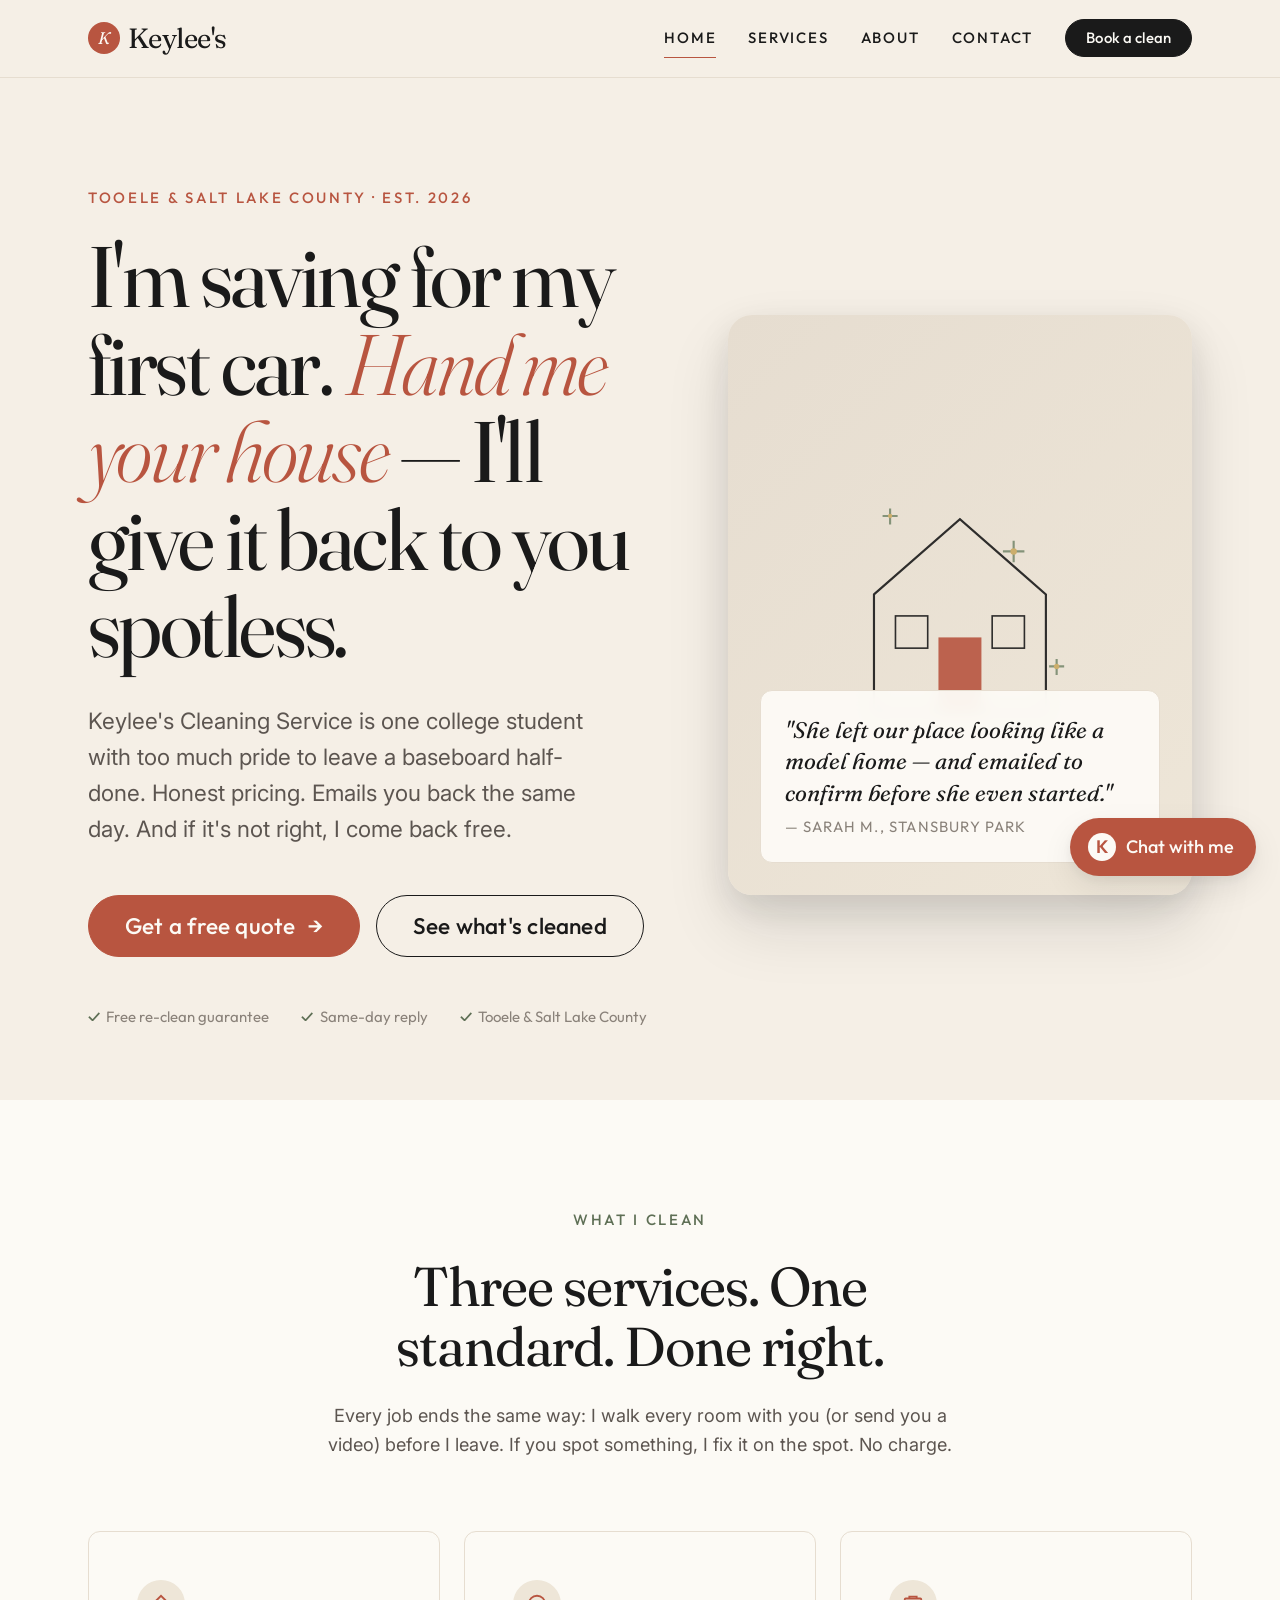
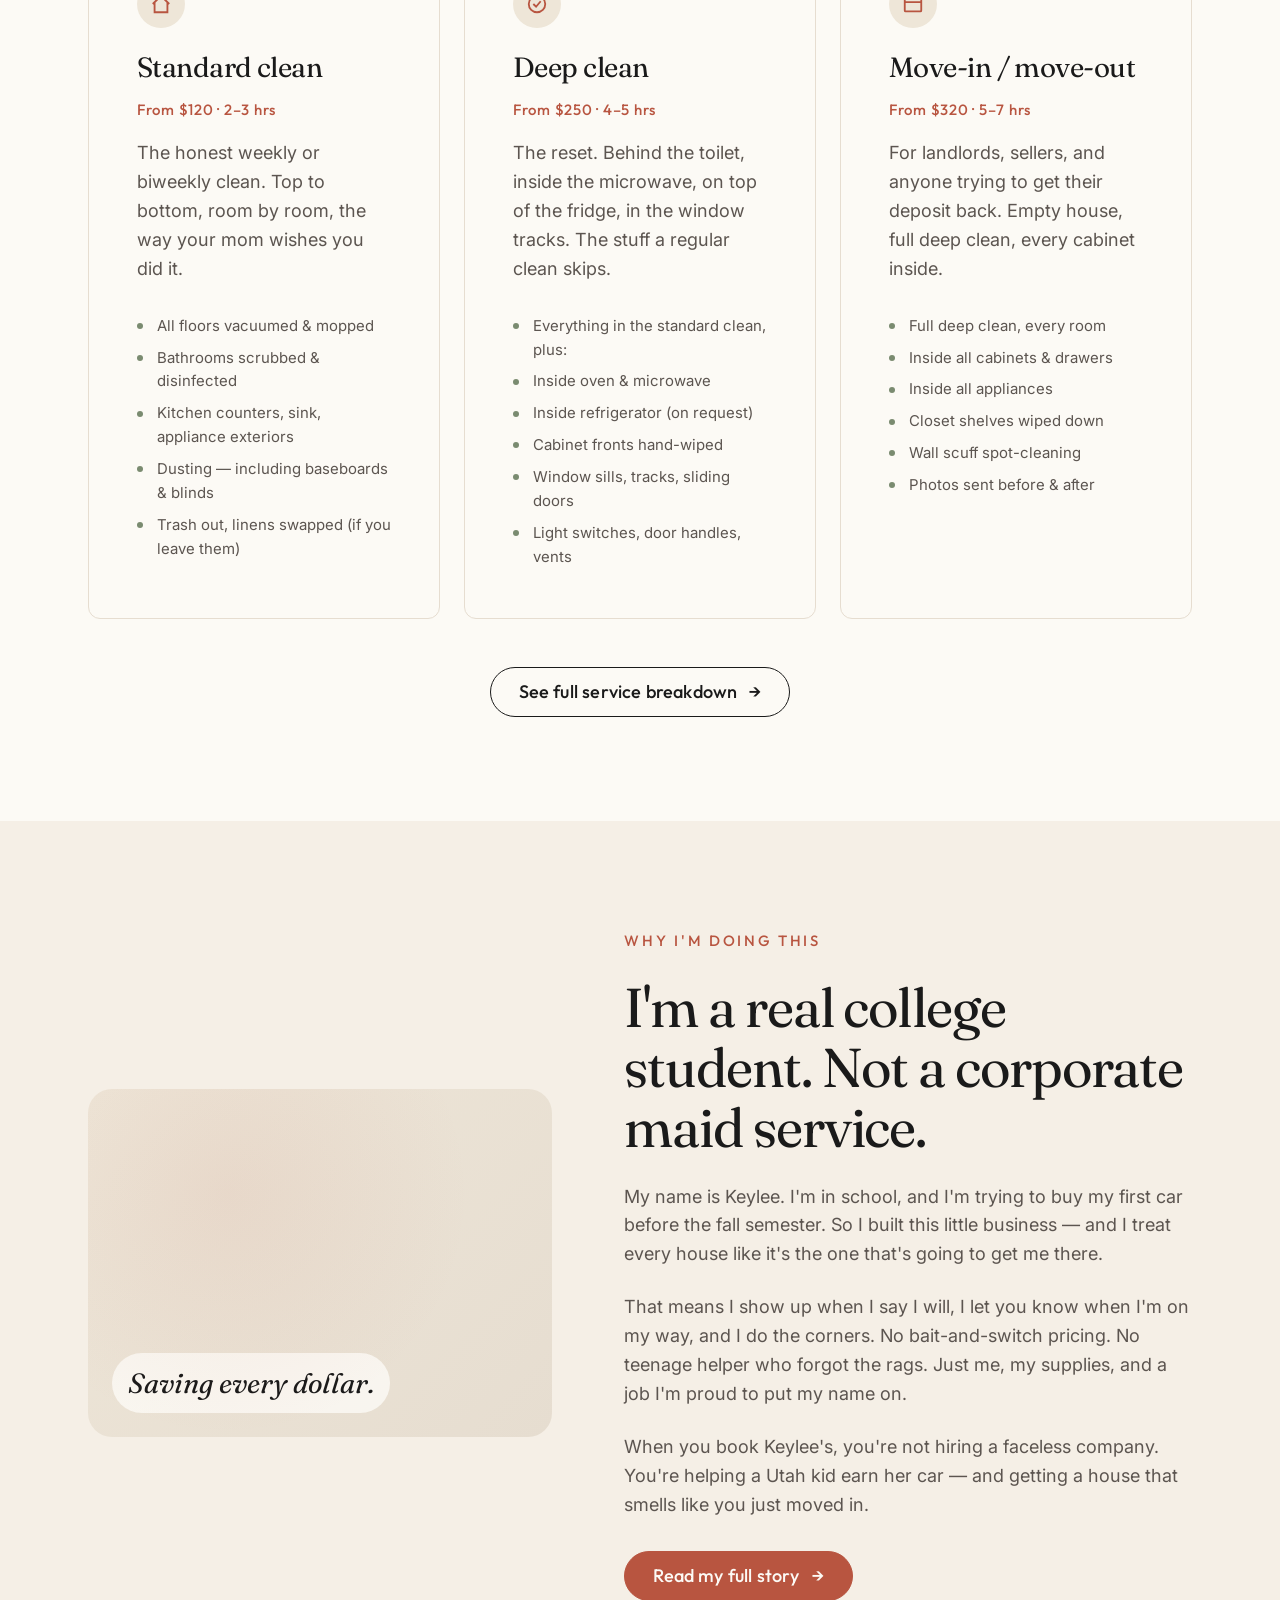
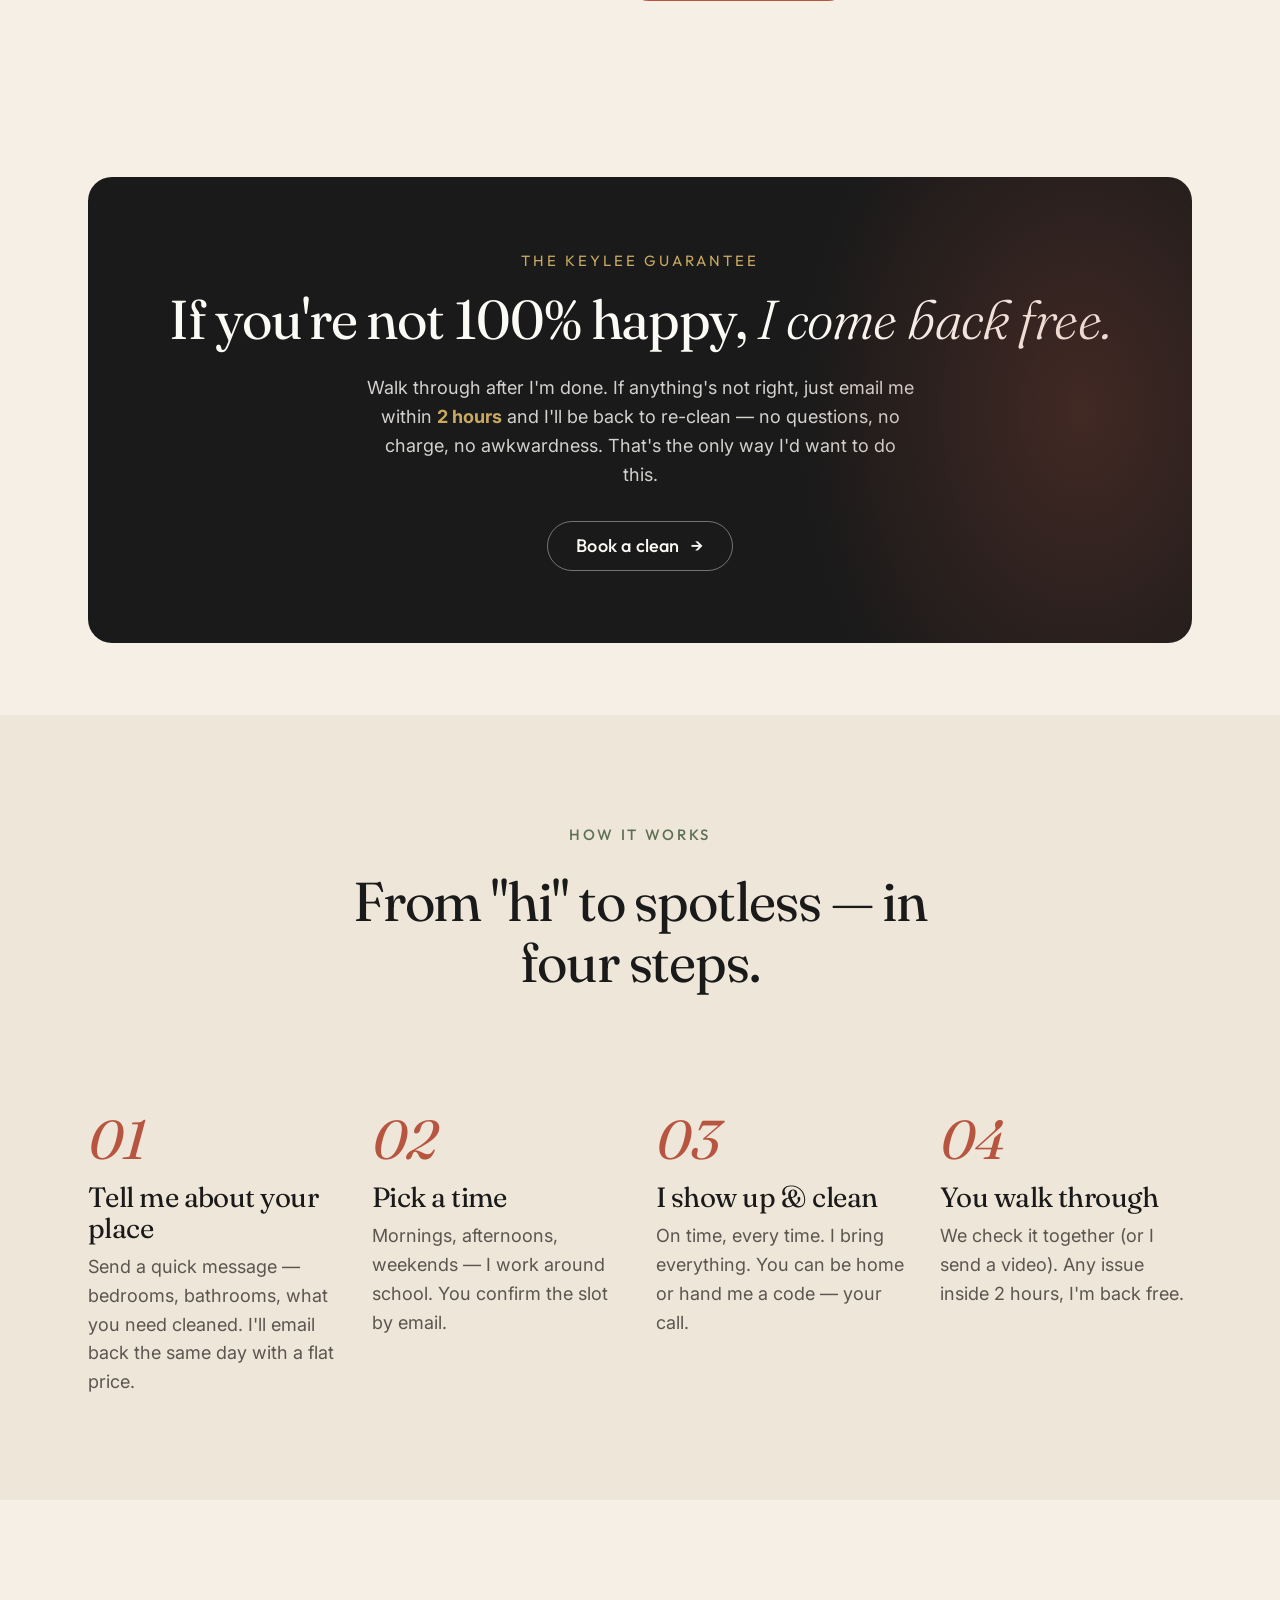
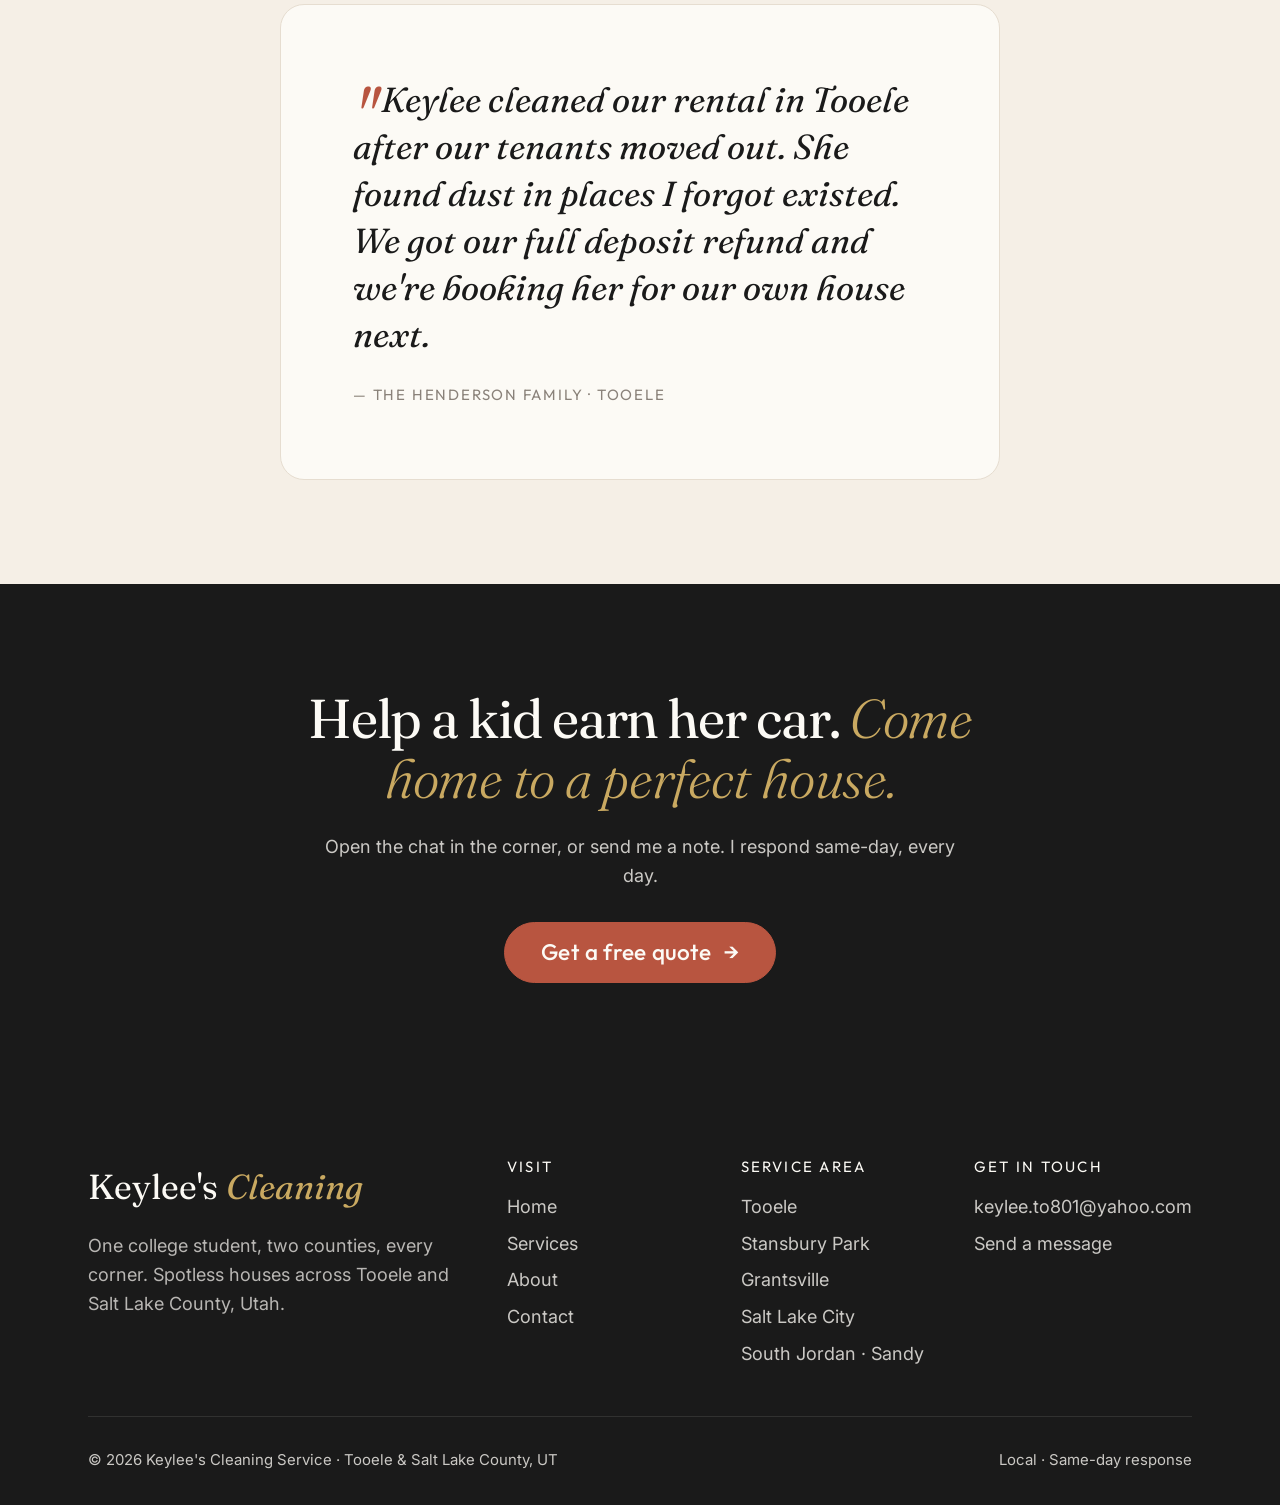
<file: index.html>
<!doctype html>
<html lang="en">
<head>
  <meta charset="utf-8">
  <meta name="viewport" content="width=device-width, initial-scale=1">
  <title>Keylee's Cleaning Service — Tooele & Salt Lake County</title>
  <meta name="description" content="A real college student. A real guarantee. Honest, detailed home cleaning across Tooele and Salt Lake County. If you're not 100% happy, I'll come back and re-clean — free.">
  <meta name="theme-color" content="#F5EFE6">
  <link rel="icon" href="data:image/svg+xml,%3Csvg xmlns='http://www.w3.org/2000/svg' viewBox='0 0 32 32'%3E%3Ccircle cx='16' cy='16' r='16' fill='%23B85540'/%3E%3Ctext x='16' y='22' font-family='Georgia,serif' font-style='italic' font-size='18' fill='%23FCFAF5' text-anchor='middle'%3EK%3C/text%3E%3C/svg%3E">
  <meta property="og:title" content="Keylee's Cleaning Service">
  <meta property="og:description" content="A real college student. A real guarantee. Spotless homes across Tooele & Salt Lake County.">
  <meta property="og:type" content="website">
  <link rel="preconnect" href="https://fonts.googleapis.com">
  <link rel="preconnect" href="https://fonts.gstatic.com" crossorigin>
  <link href="https://fonts.googleapis.com/css2?family=Fraunces:ital,opsz,wght@0,9..144,300..600;1,9..144,300..600&family=Inter:wght@400;500;600&family=Outfit:wght@400;500;600&display=swap" rel="stylesheet">
  <link rel="stylesheet" href="assets/css/base.css">
  <link rel="stylesheet" href="assets/css/components.css">
</head>
<body>

  <!-- ====================== NAV ====================== -->
  <header class="nav">
    <div class="container nav__inner">
      <a href="index.html" class="nav__brand">
        <span class="nav__brand-mark" aria-hidden="true"></span>
        Keylee's
      </a>
      <button class="nav__toggle" aria-label="Toggle menu" aria-expanded="false">
        <span class="nav__toggle-bar"></span>
        <span class="nav__toggle-bar"></span>
        <span class="nav__toggle-bar"></span>
      </button>
      <nav class="nav__links" data-open="false">
        <a class="nav__link" href="index.html">Home</a>
        <a class="nav__link" href="services.html">Services</a>
        <a class="nav__link" href="about.html">About</a>
        <a class="nav__link" href="contact.html">Contact</a>
        <a class="btn btn--ink btn--sm nav__cta" href="contact.html">Book a clean</a>
      </nav>
    </div>
  </header>

  <!-- ====================== HERO ====================== -->
  <section class="hero">
    <div class="container">
      <div class="hero__inner">
        <div>
          <span class="eyebrow">Tooele & Salt Lake County · est. 2026</span>
          <!-- TODO: Keylee/Andrew — rewrite this headline in Keylee's actual voice if desired -->
          <h1 class="hero__headline">
            I'm saving for my first car. <em>Hand me your house</em> — I'll give it back to you spotless.
          </h1>
          <p class="hero__sub">
            Keylee's Cleaning Service is one college student with too much pride to leave a baseboard half-done. Honest pricing. Emails you back the same day. And if it's not right, I come back free.
          </p>
          <div class="hero__actions">
            <a class="btn btn--primary btn--lg btn-arrow" href="contact.html">Get a free quote</a>
            <a class="btn btn--ghost btn--lg" href="services.html">See what's cleaned</a>
          </div>
          <div class="hero__trust">
            <span>Free re-clean guarantee</span>
            <span>Same-day reply</span>
            <span>Tooele & Salt Lake County</span>
          </div>
        </div>
        <div class="hero__visual">
          <div class="hero__visual-art">
            <svg class="hero__visual-svg" viewBox="0 0 240 300" xmlns="http://www.w3.org/2000/svg" aria-hidden="true">
              <!-- abstract home + sparkle -->
              <path d="M40 140 L120 70 L200 140 L200 250 L40 250 Z" fill="none" stroke="#1A1A1A" stroke-width="2"/>
              <rect x="100" y="180" width="40" height="70" fill="#B85540"/>
              <rect x="60" y="160" width="30" height="30" fill="none" stroke="#1A1A1A" stroke-width="1.5"/>
              <rect x="150" y="160" width="30" height="30" fill="none" stroke="#1A1A1A" stroke-width="1.5"/>
              <g stroke="#7A8B70" stroke-width="2" fill="none">
                <path d="M170 90 L170 110 M160 100 L180 100"/>
                <path d="M55 60 L55 75 M48 67 L62 67"/>
                <path d="M210 200 L210 215 M203 207 L217 207"/>
              </g>
              <circle cx="170" cy="100" r="3" fill="#C9A961"/>
              <circle cx="55" cy="67" r="2" fill="#C9A961"/>
              <circle cx="210" cy="207" r="2.5" fill="#C9A961"/>
            </svg>
          </div>
          <div class="hero__quote">
            "She left our place looking like a model home — and emailed to confirm before she even started."
            <span class="hero__quote-cite">— Sarah M., Stansbury Park</span>
          </div>
        </div>
      </div>
    </div>
  </section>

  <!-- ====================== SERVICES ====================== -->
  <section class="section section--cream">
    <div class="container">
      <div class="section-header">
        <span class="eyebrow eyebrow--sage">What I clean</span>
        <h2>Three services. One standard. Done right.</h2>
        <p>Every job ends the same way: I walk every room with you (or send you a video) before I leave. If you spot something, I fix it on the spot. No charge.</p>
      </div>

      <div class="services-grid">

        <article class="service-card">
          <div class="service-card__icon" aria-hidden="true">
            <svg width="22" height="22" viewBox="0 0 24 24" fill="none" stroke="currentColor" stroke-width="2"><path d="M3 12 L12 3 L21 12 M5 10 V21 H19 V10"/></svg>
          </div>
          <h3 class="service-card__title">Standard clean</h3>
          <span class="service-card__price">From $120 · 2–3 hrs</span>
          <p>The honest weekly or biweekly clean. Top to bottom, room by room, the way your mom wishes you did it.</p>
          <ul class="service-card__list">
            <li>All floors vacuumed & mopped</li>
            <li>Bathrooms scrubbed & disinfected</li>
            <li>Kitchen counters, sink, appliance exteriors</li>
            <li>Dusting — including baseboards & blinds</li>
            <li>Trash out, linens swapped (if you leave them)</li>
          </ul>
        </article>

        <article class="service-card">
          <div class="service-card__icon" aria-hidden="true">
            <svg width="22" height="22" viewBox="0 0 24 24" fill="none" stroke="currentColor" stroke-width="2"><circle cx="12" cy="12" r="9"/><path d="M8 12 L11 15 L16 9"/></svg>
          </div>
          <h3 class="service-card__title">Deep clean</h3>
          <span class="service-card__price">From $250 · 4–5 hrs</span>
          <p>The reset. Behind the toilet, inside the microwave, on top of the fridge, in the window tracks. The stuff a regular clean skips.</p>
          <ul class="service-card__list">
            <li>Everything in the standard clean, plus:</li>
            <li>Inside oven & microwave</li>
            <li>Inside refrigerator (on request)</li>
            <li>Cabinet fronts hand-wiped</li>
            <li>Window sills, tracks, sliding doors</li>
            <li>Light switches, door handles, vents</li>
          </ul>
        </article>

        <article class="service-card">
          <div class="service-card__icon" aria-hidden="true">
            <svg width="22" height="22" viewBox="0 0 24 24" fill="none" stroke="currentColor" stroke-width="2"><rect x="3" y="6" width="18" height="14" rx="1"/><path d="M3 10 H21 M8 6 V4 H16 V6"/></svg>
          </div>
          <h3 class="service-card__title">Move-in / move-out</h3>
          <span class="service-card__price">From $320 · 5–7 hrs</span>
          <p>For landlords, sellers, and anyone trying to get their deposit back. Empty house, full deep clean, every cabinet inside.</p>
          <ul class="service-card__list">
            <li>Full deep clean, every room</li>
            <li>Inside all cabinets & drawers</li>
            <li>Inside all appliances</li>
            <li>Closet shelves wiped down</li>
            <li>Wall scuff spot-cleaning</li>
            <li>Photos sent before & after</li>
          </ul>
        </article>

      </div>

      <div style="text-align:center; margin-top: var(--space-xl);">
        <a class="btn btn--ghost btn-arrow" href="services.html">See full service breakdown</a>
      </div>
    </div>
  </section>

  <!-- ====================== STORY ====================== -->
  <section class="section">
    <div class="container">
      <div class="story">
        <div class="story__visual">
          <span class="story__visual-label">Saving every dollar.</span>
        </div>
        <div>
          <span class="eyebrow">Why I'm doing this</span>
          <h2 style="margin-bottom: var(--space-m);">I'm a real college student. Not a corporate maid service.</h2>
          <p style="margin-bottom: var(--space-m);">My name is Keylee. I'm in school, and I'm trying to buy my first car before the fall semester. So I built this little business — and I treat every house like it's the one that's going to get me there.</p>
          <p style="margin-bottom: var(--space-m);">That means I show up when I say I will, I let you know when I'm on my way, and I do the corners. No bait-and-switch pricing. No teenage helper who forgot the rags. Just me, my supplies, and a job I'm proud to put my name on.</p>
          <p>When you book Keylee's, you're not hiring a faceless company. You're helping a Utah kid earn her car — and getting a house that smells like you just moved in.</p>
          <a class="btn btn--primary btn-arrow" style="margin-top: var(--space-l);" href="about.html">Read my full story</a>
        </div>
      </div>
    </div>
  </section>

  <!-- ====================== GUARANTEE ====================== -->
  <section class="section section--tight">
    <div class="container">
      <div class="guarantee">
        <div class="guarantee__seal">The Keylee Guarantee</div>
        <h2>If you're not 100% happy, <em class="display-serif">I come back free.</em></h2>
        <p>Walk through after I'm done. If anything's not right, just email me within <strong style="color: var(--gold);">2 hours</strong> and I'll be back to re-clean — no questions, no charge, no awkwardness. That's the only way I'd want to do this.</p>
        <a class="btn btn--ghost-light btn-arrow" href="contact.html">Book a clean</a>
      </div>
    </div>
  </section>

  <!-- ====================== PROCESS ====================== -->
  <section class="section section--sand">
    <div class="container">
      <div class="section-header">
        <span class="eyebrow eyebrow--sage">How it works</span>
        <h2>From "hi" to spotless — in four steps.</h2>
      </div>
      <div class="steps">
        <div class="step">
          <h3>Tell me about your place</h3>
          <p>Send a quick message — bedrooms, bathrooms, what you need cleaned. I'll email back the same day with a flat price.</p>
        </div>
        <div class="step">
          <h3>Pick a time</h3>
          <p>Mornings, afternoons, weekends — I work around school. You confirm the slot by email.</p>
        </div>
        <div class="step">
          <h3>I show up & clean</h3>
          <p>On time, every time. I bring everything. You can be home or hand me a code — your call.</p>
        </div>
        <div class="step">
          <h3>You walk through</h3>
          <p>We check it together (or I send a video). Any issue inside 2 hours, I'm back free.</p>
        </div>
      </div>
    </div>
  </section>

  <!-- ====================== TESTIMONIAL ====================== -->
  <section class="section">
    <div class="container container--sm">
      <div class="testimonial">
        <p class="testimonial__quote">Keylee cleaned our rental in Tooele after our tenants moved out. She found dust in places I forgot existed. We got our full deposit refund and we're booking her for our own house next.</p>
        <p class="testimonial__cite">— The Henderson family · Tooele</p>
      </div>
    </div>
  </section>

  <!-- ====================== FINAL CTA ====================== -->
  <section class="section section--ink">
    <div class="container container--sm" style="text-align:center;">
      <h2 style="margin-bottom: var(--space-m);">Help a kid earn her car. <span class="display-serif" style="color: var(--gold);">Come home to a perfect house.</span></h2>
      <p style="margin-inline: auto; margin-bottom: var(--space-l);">Open the chat in the corner, or send me a note. I respond same-day, every day.</p>
      <a class="btn btn--primary btn--lg btn-arrow" href="contact.html">Get a free quote</a>
    </div>
  </section>

  <!-- ====================== FOOTER ====================== -->
  <footer class="footer">
    <div class="container">
      <div class="footer__grid">
        <div>
          <div class="footer__brand">Keylee's <span class="footer__tag">Cleaning</span></div>
          <p style="color: rgba(252,250,245,0.7);">One college student, two counties, every corner. Spotless houses across Tooele and Salt Lake County, Utah.</p>
        </div>
        <div>
          <h4>Visit</h4>
          <ul>
            <li><a href="index.html">Home</a></li>
            <li><a href="services.html">Services</a></li>
            <li><a href="about.html">About</a></li>
            <li><a href="contact.html">Contact</a></li>
          </ul>
        </div>
        <div>
          <h4>Service Area</h4>
          <ul>
            <li>Tooele</li>
            <li>Stansbury Park</li>
            <li>Grantsville</li>
            <li>Salt Lake City</li>
            <li>South Jordan · Sandy</li>
          </ul>
        </div>
        <div>
          <h4>Get in Touch</h4>
          <ul>
            <li><a href="mailto:keylee.to801@yahoo.com">keylee.to801@yahoo.com</a></li>
            <li><a href="contact.html">Send a message</a></li>
          </ul>
        </div>
      </div>
      <div class="footer__bottom">
        <span>© 2026 Keylee's Cleaning Service · Tooele & Salt Lake County, UT</span>
        <span>Local · Same-day response</span>
      </div>
    </div>
  </footer>

  <!-- ====================== CHAT WIDGET ====================== -->
  <button class="chat-fab" aria-label="Chat with Keylee" aria-expanded="false" data-open="false">
    <span class="chat-fab__icon" aria-hidden="true">K</span>
    <span>Chat with me</span>
  </button>

  <aside class="chat-panel" data-open="false" aria-label="Chat panel">
    <header class="chat-panel__header">
      <div class="chat-panel__avatar" aria-hidden="true">K</div>
      <div>
        <div class="chat-panel__title">Hi, I'm Keylee</div>
        <div class="chat-panel__status">Replies same day</div>
      </div>
      <button class="chat-panel__close" aria-label="Close chat">×</button>
    </header>
    <div class="chat-panel__body">
      <div class="chat-bubble">
        Hey! Drop your info and what you need cleaned — I'll email you back <strong>today</strong> with a flat quote. No spam, no auto-replies. Just me.
      </div>
      <form class="chat-form" novalidate>
        <div class="chat-form__group">
          <label class="chat-form__label" for="cname">Your name</label>
          <input class="chat-form__input" type="text" id="cname" name="name" autocomplete="name" required>
        </div>
        <div class="chat-form__group">
          <label class="chat-form__label" for="cemail">Email</label>
          <input class="chat-form__input" type="email" id="cemail" name="email" autocomplete="email" required>
        </div>
        <div class="chat-form__group">
          <label class="chat-form__label" for="cservice">What kind of clean?</label>
          <select class="chat-form__select" id="cservice" name="service" required>
            <option value="Standard clean">Standard clean</option>
            <option value="Deep clean">Deep clean</option>
            <option value="Move-in / move-out">Move-in / move-out</option>
            <option value="Not sure yet">Not sure yet — help me pick</option>
          </select>
        </div>
        <div class="chat-form__group">
          <label class="chat-form__label" for="cmessage">Tell me about your place</label>
          <textarea class="chat-form__textarea" id="cmessage" name="message" placeholder="Bedrooms, bathrooms, square feet (if you know), and anything special." required></textarea>
        </div>
        <button class="btn btn--primary chat-form__submit" type="submit">Send to Keylee</button>
      </form>
    </div>
    <div class="chat-panel__footer">
      Replies go to <strong>keylee.to801@yahoo.com</strong>
    </div>
  </aside>

  <script src="assets/js/main.js" defer></script>
  <script src="assets/js/chat.js" defer></script>
</body>
</html>
</file>
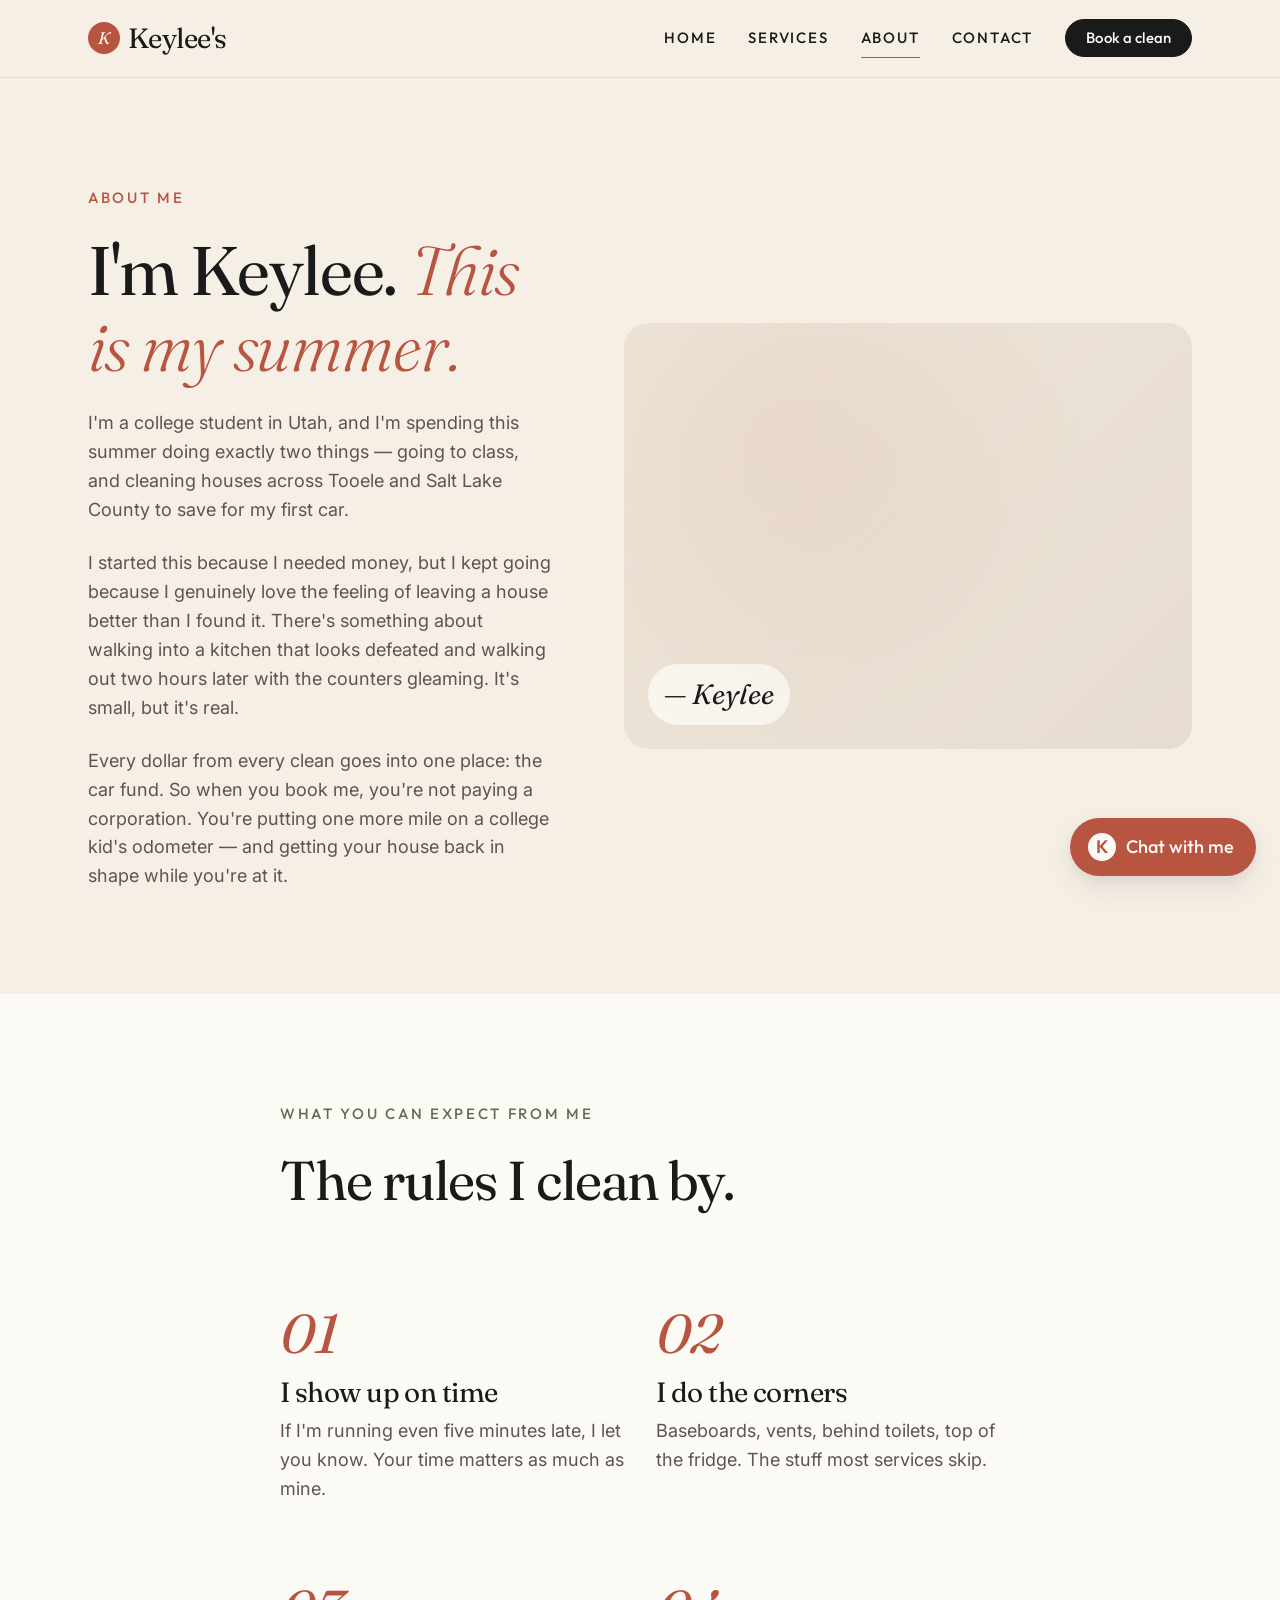
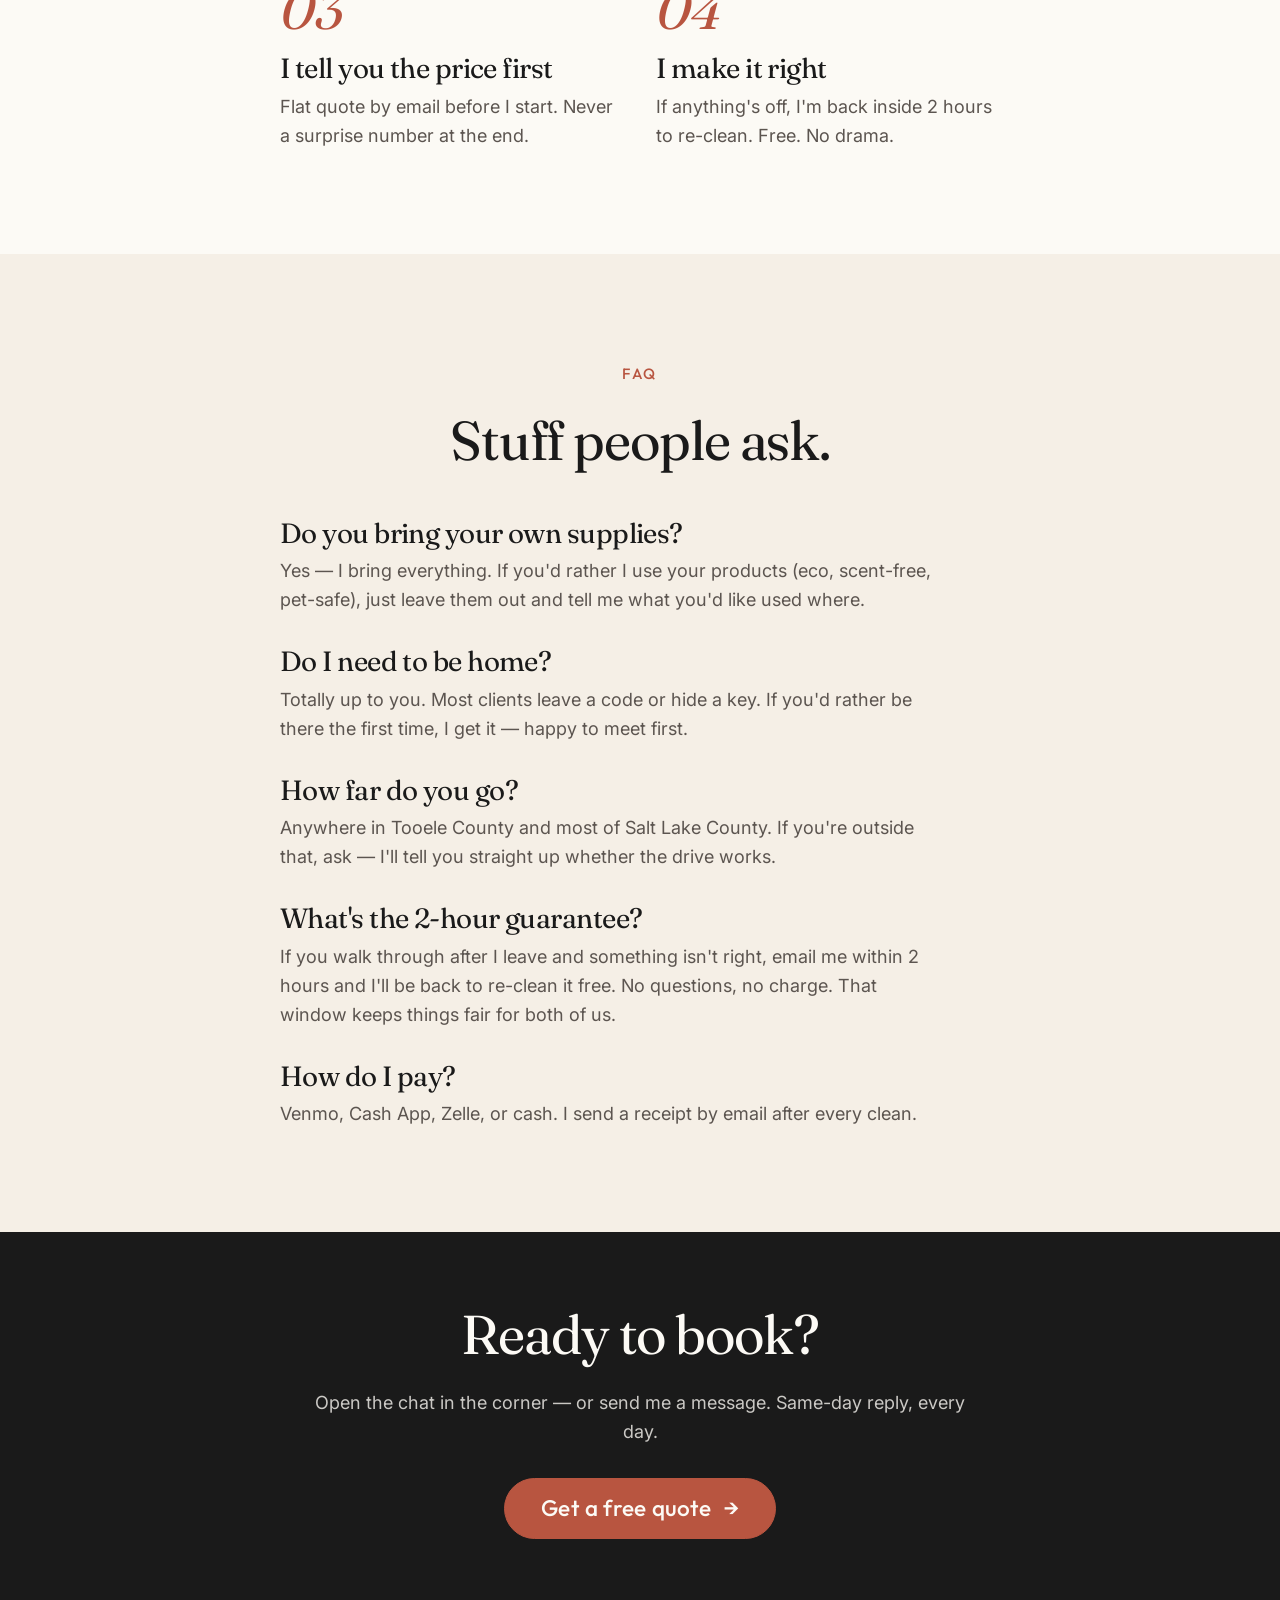
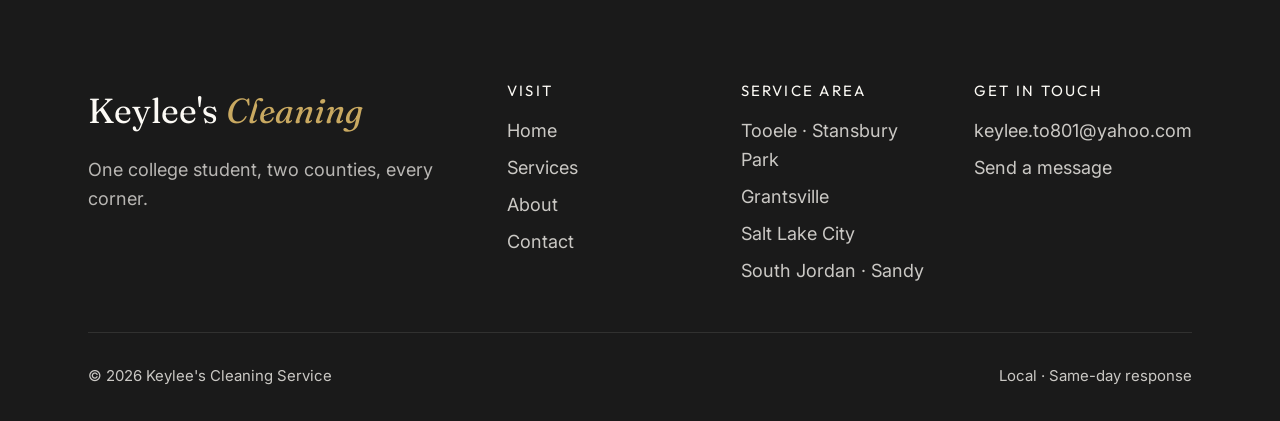
<file: about.html>
<!doctype html>
<html lang="en">
<head>
  <meta charset="utf-8">
  <meta name="viewport" content="width=device-width, initial-scale=1">
  <title>About Keylee — Keylee's Cleaning Service</title>
  <meta name="description" content="Meet Keylee — the college student behind Keylee's Cleaning Service. Saving for her first car, one spotless house at a time.">
  <meta name="theme-color" content="#F5EFE6">
  <link rel="icon" href="data:image/svg+xml,%3Csvg xmlns='http://www.w3.org/2000/svg' viewBox='0 0 32 32'%3E%3Ccircle cx='16' cy='16' r='16' fill='%23B85540'/%3E%3Ctext x='16' y='22' font-family='Georgia,serif' font-style='italic' font-size='18' fill='%23FCFAF5' text-anchor='middle'%3EK%3C/text%3E%3C/svg%3E">
  <link rel="preconnect" href="https://fonts.googleapis.com">
  <link rel="preconnect" href="https://fonts.gstatic.com" crossorigin>
  <link href="https://fonts.googleapis.com/css2?family=Fraunces:ital,opsz,wght@0,9..144,300..600;1,9..144,300..600&family=Inter:wght@400;500;600&family=Outfit:wght@400;500;600&display=swap" rel="stylesheet">
  <link rel="stylesheet" href="assets/css/base.css">
  <link rel="stylesheet" href="assets/css/components.css">
</head>
<body>

  <header class="nav">
    <div class="container nav__inner">
      <a href="index.html" class="nav__brand"><span class="nav__brand-mark" aria-hidden="true"></span>Keylee's</a>
      <button class="nav__toggle" aria-label="Toggle menu" aria-expanded="false">
        <span class="nav__toggle-bar"></span><span class="nav__toggle-bar"></span><span class="nav__toggle-bar"></span>
      </button>
      <nav class="nav__links" data-open="false">
        <a class="nav__link" href="index.html">Home</a>
        <a class="nav__link" href="services.html">Services</a>
        <a class="nav__link" href="about.html">About</a>
        <a class="nav__link" href="contact.html">Contact</a>
        <a class="btn btn--ink btn--sm nav__cta" href="contact.html">Book a clean</a>
      </nav>
    </div>
  </header>

  <section class="section">
    <div class="container">
      <div class="story">
        <div>
          <span class="eyebrow">About me</span>
          <h1 style="margin-bottom: var(--space-m);">I'm Keylee. <em class="display-serif" style="color: var(--accent);">This is my summer.</em></h1>
          <p style="margin-bottom: var(--space-m);">I'm a college student in Utah, and I'm spending this summer doing exactly two things — going to class, and cleaning houses across Tooele and Salt Lake County to save for my first car.</p>
          <p style="margin-bottom: var(--space-m);">I started this because I needed money, but I kept going because I genuinely love the feeling of leaving a house better than I found it. There's something about walking into a kitchen that looks defeated and walking out two hours later with the counters gleaming. It's small, but it's real.</p>
          <p>Every dollar from every clean goes into one place: the car fund. So when you book me, you're not paying a corporation. You're putting one more mile on a college kid's odometer — and getting your house back in shape while you're at it.</p>
        </div>
        <div class="story__visual">
          <span class="story__visual-label">— Keylee</span>
        </div>
      </div>
    </div>
  </section>

  <section class="section section--cream">
    <div class="container container--sm">
      <span class="eyebrow eyebrow--sage">What you can expect from me</span>
      <h2 style="margin-bottom: var(--space-xl);">The rules I clean by.</h2>

      <div class="steps">
        <div class="step">
          <h3>I show up on time</h3>
          <p>If I'm running even five minutes late, I let you know. Your time matters as much as mine.</p>
        </div>
        <div class="step">
          <h3>I do the corners</h3>
          <p>Baseboards, vents, behind toilets, top of the fridge. The stuff most services skip.</p>
        </div>
        <div class="step">
          <h3>I tell you the price first</h3>
          <p>Flat quote by email before I start. Never a surprise number at the end.</p>
        </div>
        <div class="step">
          <h3>I make it right</h3>
          <p>If anything's off, I'm back inside 2 hours to re-clean. Free. No drama.</p>
        </div>
      </div>
    </div>
  </section>

  <section class="section">
    <div class="container container--sm" style="text-align:center;">
      <span class="eyebrow">FAQ</span>
      <h2 style="margin-bottom: var(--space-xl);">Stuff people ask.</h2>
      <div style="text-align:left; display: flex; flex-direction: column; gap: var(--space-l);">
        <div>
          <h3 style="font-size: var(--step-2); margin-bottom: var(--space-2xs);">Do you bring your own supplies?</h3>
          <p>Yes — I bring everything. If you'd rather I use your products (eco, scent-free, pet-safe), just leave them out and tell me what you'd like used where.</p>
        </div>
        <div>
          <h3 style="font-size: var(--step-2); margin-bottom: var(--space-2xs);">Do I need to be home?</h3>
          <p>Totally up to you. Most clients leave a code or hide a key. If you'd rather be there the first time, I get it — happy to meet first.</p>
        </div>
        <div>
          <h3 style="font-size: var(--step-2); margin-bottom: var(--space-2xs);">How far do you go?</h3>
          <p>Anywhere in Tooele County and most of Salt Lake County. If you're outside that, ask — I'll tell you straight up whether the drive works.</p>
        </div>
        <div>
          <h3 style="font-size: var(--step-2); margin-bottom: var(--space-2xs);">What's the 2-hour guarantee?</h3>
          <p>If you walk through after I leave and something isn't right, email me within 2 hours and I'll be back to re-clean it free. No questions, no charge. That window keeps things fair for both of us.</p>
        </div>
        <div>
          <h3 style="font-size: var(--step-2); margin-bottom: var(--space-2xs);">How do I pay?</h3>
          <p>Venmo, Cash App, Zelle, or cash. I send a receipt by email after every clean.</p>
        </div>
      </div>
    </div>
  </section>

  <section class="section section--ink section--tight">
    <div class="container container--sm" style="text-align:center;">
      <h2 style="margin-bottom: var(--space-m);">Ready to book?</h2>
      <p style="margin-inline:auto; margin-bottom: var(--space-l);">Open the chat in the corner — or send me a message. Same-day reply, every day.</p>
      <a class="btn btn--primary btn--lg btn-arrow" href="contact.html">Get a free quote</a>
    </div>
  </section>

  <footer class="footer">
    <div class="container">
      <div class="footer__grid">
        <div>
          <div class="footer__brand">Keylee's <span class="footer__tag">Cleaning</span></div>
          <p style="color: rgba(252,250,245,0.7);">One college student, two counties, every corner.</p>
        </div>
        <div><h4>Visit</h4><ul><li><a href="index.html">Home</a></li><li><a href="services.html">Services</a></li><li><a href="about.html">About</a></li><li><a href="contact.html">Contact</a></li></ul></div>
        <div><h4>Service Area</h4><ul><li>Tooele · Stansbury Park</li><li>Grantsville</li><li>Salt Lake City</li><li>South Jordan · Sandy</li></ul></div>
        <div><h4>Get in Touch</h4><ul><li><a href="mailto:keylee.to801@yahoo.com">keylee.to801@yahoo.com</a></li><li><a href="contact.html">Send a message</a></li></ul></div>
      </div>
      <div class="footer__bottom">
        <span>© 2026 Keylee's Cleaning Service</span>
        <span>Local · Same-day response</span>
      </div>
    </div>
  </footer>

  <button class="chat-fab" aria-label="Chat with Keylee" aria-expanded="false" data-open="false">
    <span class="chat-fab__icon" aria-hidden="true">K</span><span>Chat with me</span>
  </button>

  <aside class="chat-panel" data-open="false" aria-label="Chat panel">
    <header class="chat-panel__header">
      <div class="chat-panel__avatar" aria-hidden="true">K</div>
      <div><div class="chat-panel__title">Hi, I'm Keylee</div><div class="chat-panel__status">Replies same day</div></div>
      <button class="chat-panel__close" aria-label="Close chat">×</button>
    </header>
    <div class="chat-panel__body">
      <div class="chat-bubble">Hey! Drop your info and what you need cleaned — I'll email you back <strong>today</strong> with a flat quote.</div>
      <form class="chat-form" novalidate>
        <div class="chat-form__group"><label class="chat-form__label" for="cname">Your name</label><input class="chat-form__input" type="text" id="cname" name="name" autocomplete="name" required></div>
        <div class="chat-form__group"><label class="chat-form__label" for="cemail">Email</label><input class="chat-form__input" type="email" id="cemail" name="email" autocomplete="email" required></div>
        <div class="chat-form__group"><label class="chat-form__label" for="cservice">What kind of clean?</label>
          <select class="chat-form__select" id="cservice" name="service" required>
            <option value="Standard clean">Standard clean</option>
            <option value="Deep clean">Deep clean</option>
            <option value="Move-in / move-out">Move-in / move-out</option>
            <option value="Not sure yet">Not sure yet</option>
          </select>
        </div>
        <div class="chat-form__group"><label class="chat-form__label" for="cmessage">Tell me about your place</label><textarea class="chat-form__textarea" id="cmessage" name="message" required></textarea></div>
        <button class="btn btn--primary chat-form__submit" type="submit">Send to Keylee</button>
      </form>
    </div>
    <div class="chat-panel__footer">Replies go to <strong>keylee.to801@yahoo.com</strong></div>
  </aside>

  <script src="assets/js/main.js" defer></script>
  <script src="assets/js/chat.js" defer></script>
</body>
</html>
</file>
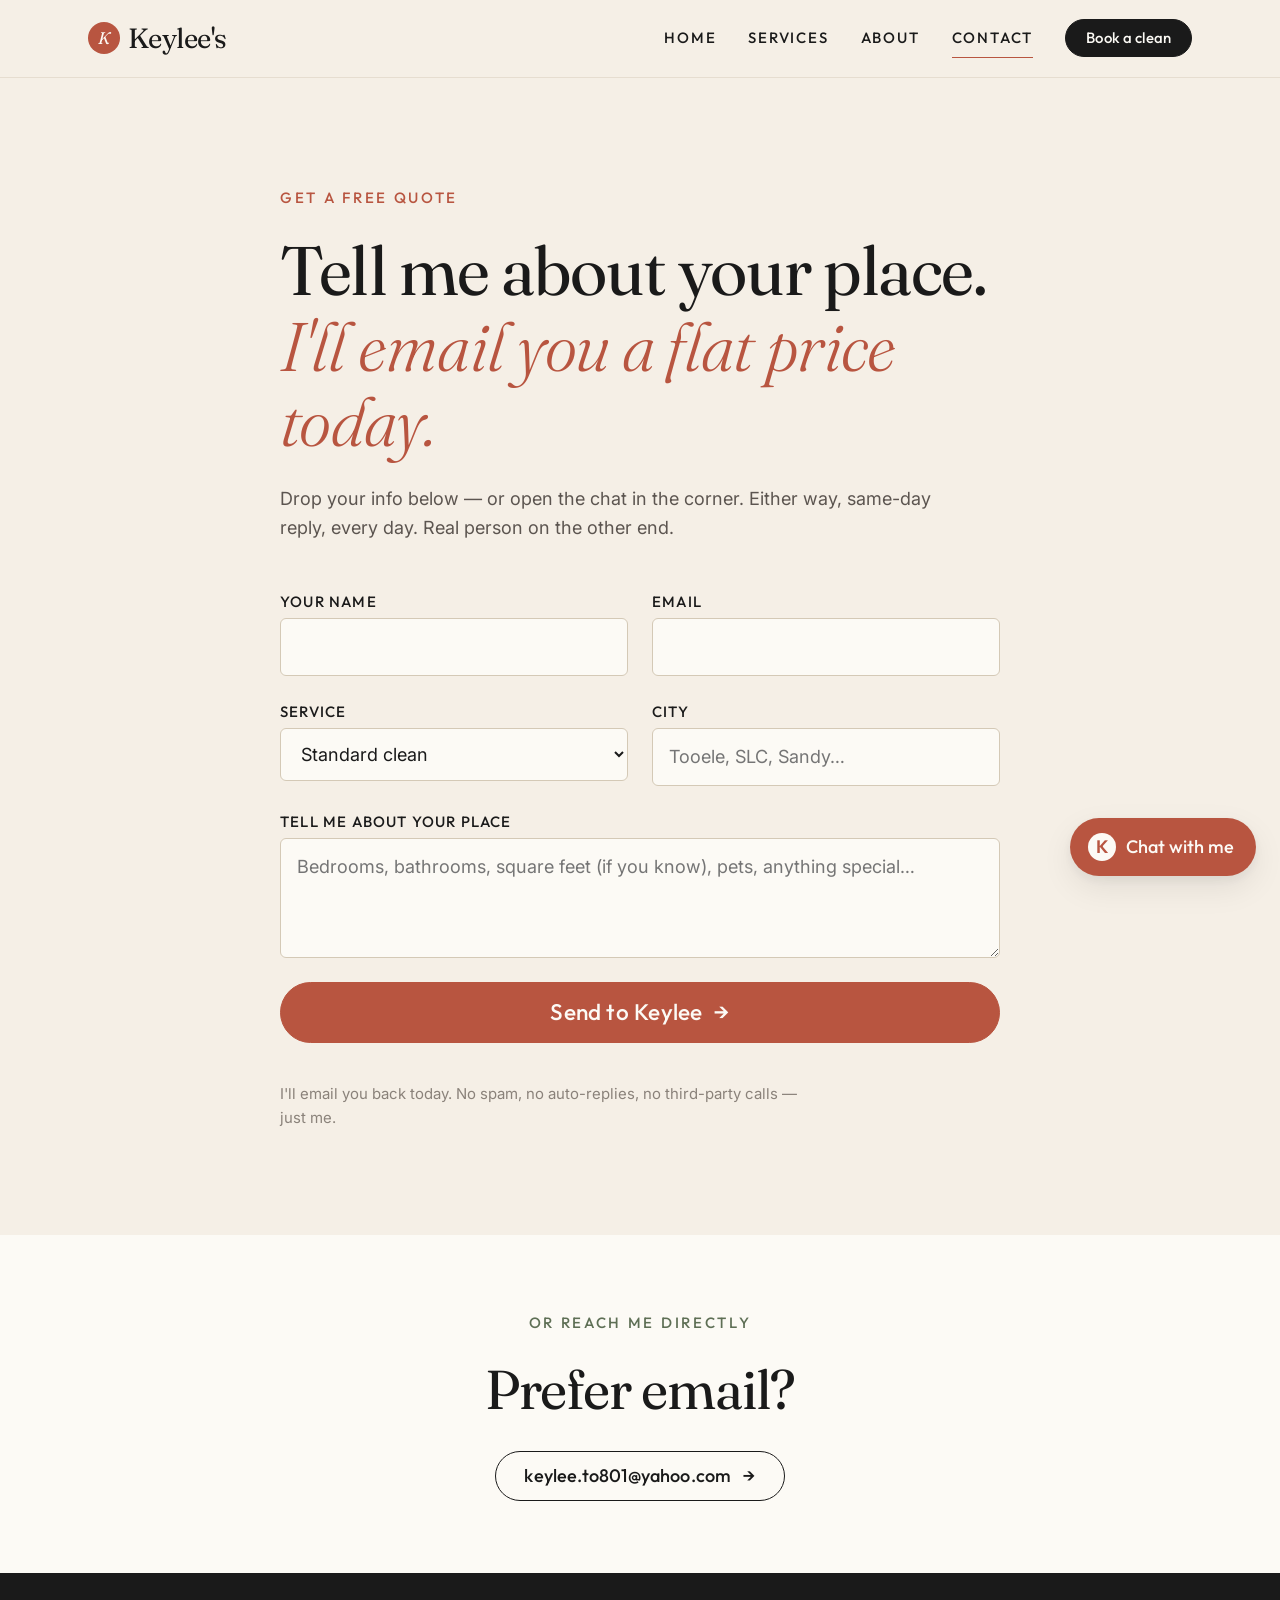
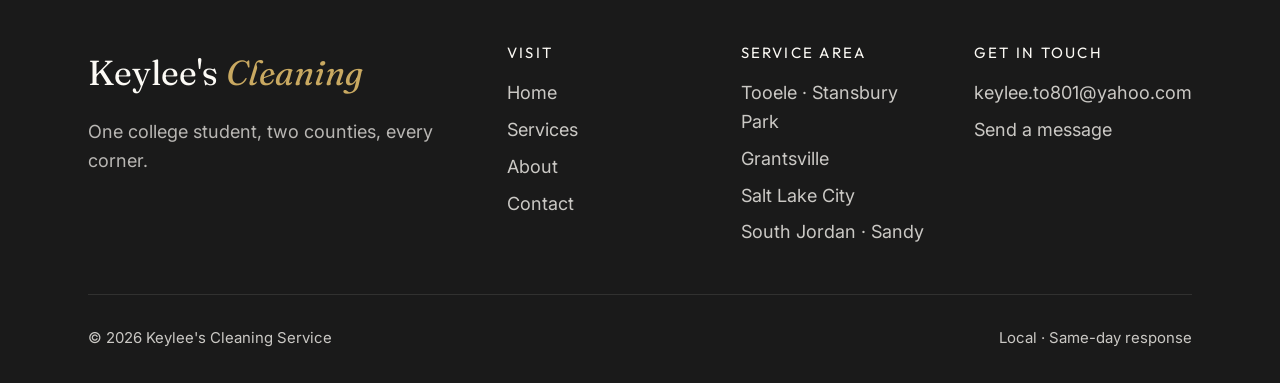
<file: contact.html>
<!doctype html>
<html lang="en">
<head>
  <meta charset="utf-8">
  <meta name="viewport" content="width=device-width, initial-scale=1">
  <title>Get a Quote — Keylee's Cleaning Service</title>
  <meta name="description" content="Get a flat-rate cleaning quote from Keylee. Tooele and Salt Lake County, Utah. Same-day response, every day.">
  <meta name="theme-color" content="#F5EFE6">
  <link rel="icon" href="data:image/svg+xml,%3Csvg xmlns='http://www.w3.org/2000/svg' viewBox='0 0 32 32'%3E%3Ccircle cx='16' cy='16' r='16' fill='%23B85540'/%3E%3Ctext x='16' y='22' font-family='Georgia,serif' font-style='italic' font-size='18' fill='%23FCFAF5' text-anchor='middle'%3EK%3C/text%3E%3C/svg%3E">
  <link rel="preconnect" href="https://fonts.googleapis.com">
  <link rel="preconnect" href="https://fonts.gstatic.com" crossorigin>
  <link href="https://fonts.googleapis.com/css2?family=Fraunces:ital,opsz,wght@0,9..144,300..600;1,9..144,300..600&family=Inter:wght@400;500;600&family=Outfit:wght@400;500;600&display=swap" rel="stylesheet">
  <link rel="stylesheet" href="assets/css/base.css">
  <link rel="stylesheet" href="assets/css/components.css">
</head>
<body>

  <header class="nav">
    <div class="container nav__inner">
      <a href="index.html" class="nav__brand"><span class="nav__brand-mark" aria-hidden="true"></span>Keylee's</a>
      <button class="nav__toggle" aria-label="Toggle menu" aria-expanded="false">
        <span class="nav__toggle-bar"></span><span class="nav__toggle-bar"></span><span class="nav__toggle-bar"></span>
      </button>
      <nav class="nav__links" data-open="false">
        <a class="nav__link" href="index.html">Home</a>
        <a class="nav__link" href="services.html">Services</a>
        <a class="nav__link" href="about.html">About</a>
        <a class="nav__link" href="contact.html">Contact</a>
        <a class="btn btn--ink btn--sm nav__cta" href="contact.html">Book a clean</a>
      </nav>
    </div>
  </header>

  <section class="section">
    <div class="container container--sm">
      <span class="eyebrow">Get a free quote</span>
      <h1 style="margin-bottom: var(--space-m);">Tell me about your place. <em class="display-serif" style="color: var(--accent);">I'll email you a flat price today.</em></h1>
      <p style="margin-bottom: var(--space-xl);">Drop your info below — or open the chat in the corner. Either way, same-day reply, every day. Real person on the other end.</p>

      <form class="form" action="https://formsubmit.co/keylee.to801@yahoo.com" method="POST">
        <!-- FormSubmit configuration -->
        <input type="hidden" name="_subject" value="New cleaning inquiry — Keylee's site">
        <input type="hidden" name="_template" value="table">
        <input type="hidden" name="_captcha" value="false">
        <input type="hidden" name="_next" value="https://keylees-cleaning.pages.dev/thank-you.html">
        <input type="text" name="_honey" style="display:none" tabindex="-1" autocomplete="off">

        <div class="form__row">
          <div class="form__field">
            <label class="form__label" for="name">Your name</label>
            <input class="form__input" type="text" id="name" name="name" autocomplete="name" required>
          </div>
          <div class="form__field">
            <label class="form__label" for="email">Email</label>
            <input class="form__input" type="email" id="email" name="email" autocomplete="email" required>
          </div>
        </div>

        <div class="form__row">
          <div class="form__field">
            <label class="form__label" for="service">Service</label>
            <select class="form__select" id="service" name="service" required>
              <option value="Standard clean">Standard clean</option>
              <option value="Deep clean">Deep clean</option>
              <option value="Move-in / move-out">Move-in / move-out</option>
              <option value="Not sure yet">Not sure yet — help me pick</option>
            </select>
          </div>
          <div class="form__field">
            <label class="form__label" for="city">City</label>
            <input class="form__input" type="text" id="city" name="city" placeholder="Tooele, SLC, Sandy…" required>
          </div>
        </div>

        <div class="form__field">
          <label class="form__label" for="message">Tell me about your place</label>
          <textarea class="form__textarea" id="message" name="message" placeholder="Bedrooms, bathrooms, square feet (if you know), pets, anything special…" required></textarea>
        </div>

        <button class="btn btn--primary btn--lg btn-arrow" type="submit">Send to Keylee</button>

        <p style="font-size: var(--step--1); color: var(--ink-muted); margin-top: var(--space-s);">
          I'll email you back today. No spam, no auto-replies, no third-party calls — just me.
        </p>
      </form>
    </div>
  </section>

  <section class="section section--cream section--tight">
    <div class="container container--sm" style="text-align:center;">
      <span class="eyebrow eyebrow--sage">Or reach me directly</span>
      <h2 style="margin-bottom: var(--space-l);">Prefer email?</h2>
      <div style="display: flex; gap: var(--space-m); justify-content: center; flex-wrap: wrap;">
        <a class="btn btn--ghost btn-arrow" href="mailto:keylee.to801@yahoo.com">keylee.to801@yahoo.com</a>
      </div>
    </div>
  </section>

  <footer class="footer">
    <div class="container">
      <div class="footer__grid">
        <div>
          <div class="footer__brand">Keylee's <span class="footer__tag">Cleaning</span></div>
          <p style="color: rgba(252,250,245,0.7);">One college student, two counties, every corner.</p>
        </div>
        <div><h4>Visit</h4><ul><li><a href="index.html">Home</a></li><li><a href="services.html">Services</a></li><li><a href="about.html">About</a></li><li><a href="contact.html">Contact</a></li></ul></div>
        <div><h4>Service Area</h4><ul><li>Tooele · Stansbury Park</li><li>Grantsville</li><li>Salt Lake City</li><li>South Jordan · Sandy</li></ul></div>
        <div><h4>Get in Touch</h4><ul><li><a href="mailto:keylee.to801@yahoo.com">keylee.to801@yahoo.com</a></li><li><a href="contact.html">Send a message</a></li></ul></div>
      </div>
      <div class="footer__bottom">
        <span>© 2026 Keylee's Cleaning Service</span>
        <span>Local · Same-day response</span>
      </div>
    </div>
  </footer>

  <button class="chat-fab" aria-label="Chat with Keylee" aria-expanded="false" data-open="false">
    <span class="chat-fab__icon" aria-hidden="true">K</span><span>Chat with me</span>
  </button>

  <aside class="chat-panel" data-open="false" aria-label="Chat panel">
    <header class="chat-panel__header">
      <div class="chat-panel__avatar" aria-hidden="true">K</div>
      <div><div class="chat-panel__title">Hi, I'm Keylee</div><div class="chat-panel__status">Replies same day</div></div>
      <button class="chat-panel__close" aria-label="Close chat">×</button>
    </header>
    <div class="chat-panel__body">
      <div class="chat-bubble">Hey! Drop your info and what you need cleaned — I'll email you back <strong>today</strong> with a flat quote.</div>
      <form class="chat-form" novalidate>
        <div class="chat-form__group"><label class="chat-form__label" for="cname">Your name</label><input class="chat-form__input" type="text" id="cname" name="name" autocomplete="name" required></div>
        <div class="chat-form__group"><label class="chat-form__label" for="cemail">Email</label><input class="chat-form__input" type="email" id="cemail" name="email" autocomplete="email" required></div>
        <div class="chat-form__group"><label class="chat-form__label" for="cservice">What kind of clean?</label>
          <select class="chat-form__select" id="cservice" name="service" required>
            <option value="Standard clean">Standard clean</option>
            <option value="Deep clean">Deep clean</option>
            <option value="Move-in / move-out">Move-in / move-out</option>
            <option value="Not sure yet">Not sure yet</option>
          </select>
        </div>
        <div class="chat-form__group"><label class="chat-form__label" for="cmessage">Tell me about your place</label><textarea class="chat-form__textarea" id="cmessage" name="message" required></textarea></div>
        <button class="btn btn--primary chat-form__submit" type="submit">Send to Keylee</button>
      </form>
    </div>
    <div class="chat-panel__footer">Replies go to <strong>keylee.to801@yahoo.com</strong></div>
  </aside>

  <script src="assets/js/main.js" defer></script>
  <script src="assets/js/chat.js" defer></script>
</body>
</html>
</file>
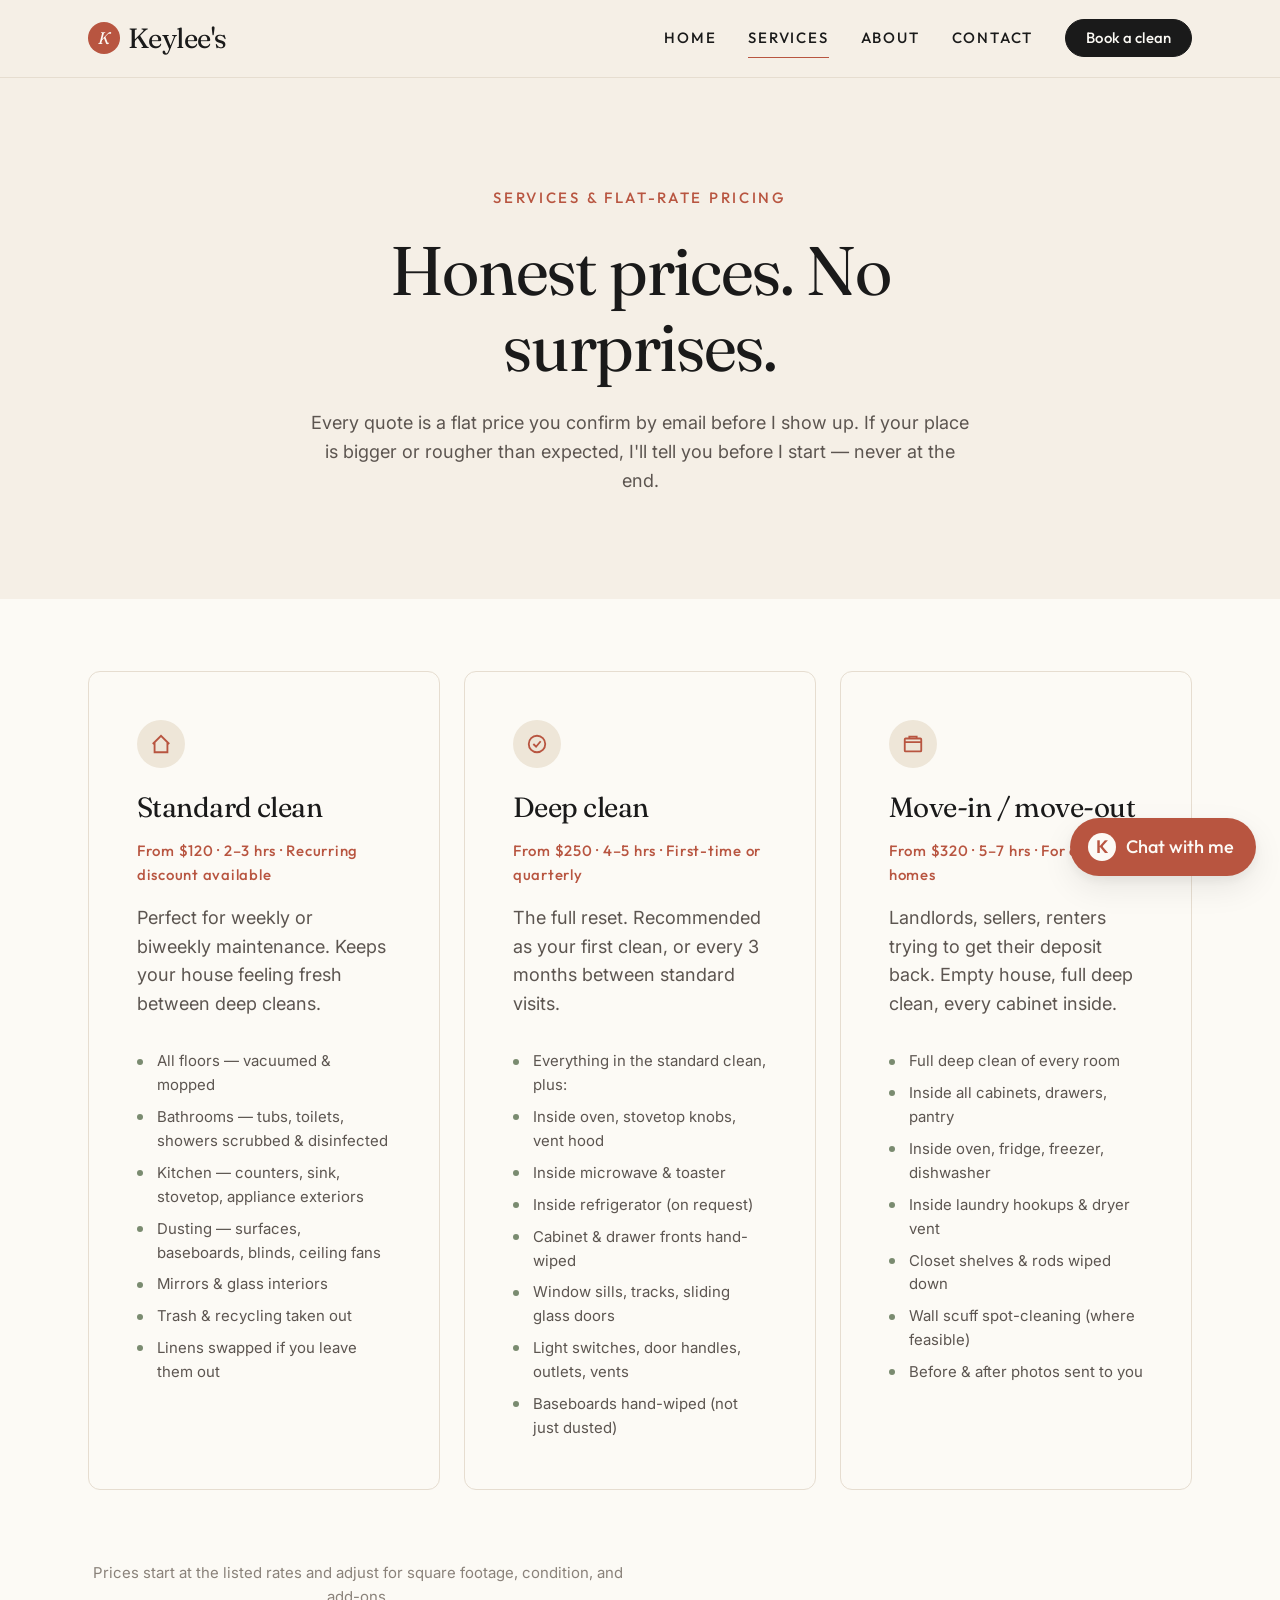
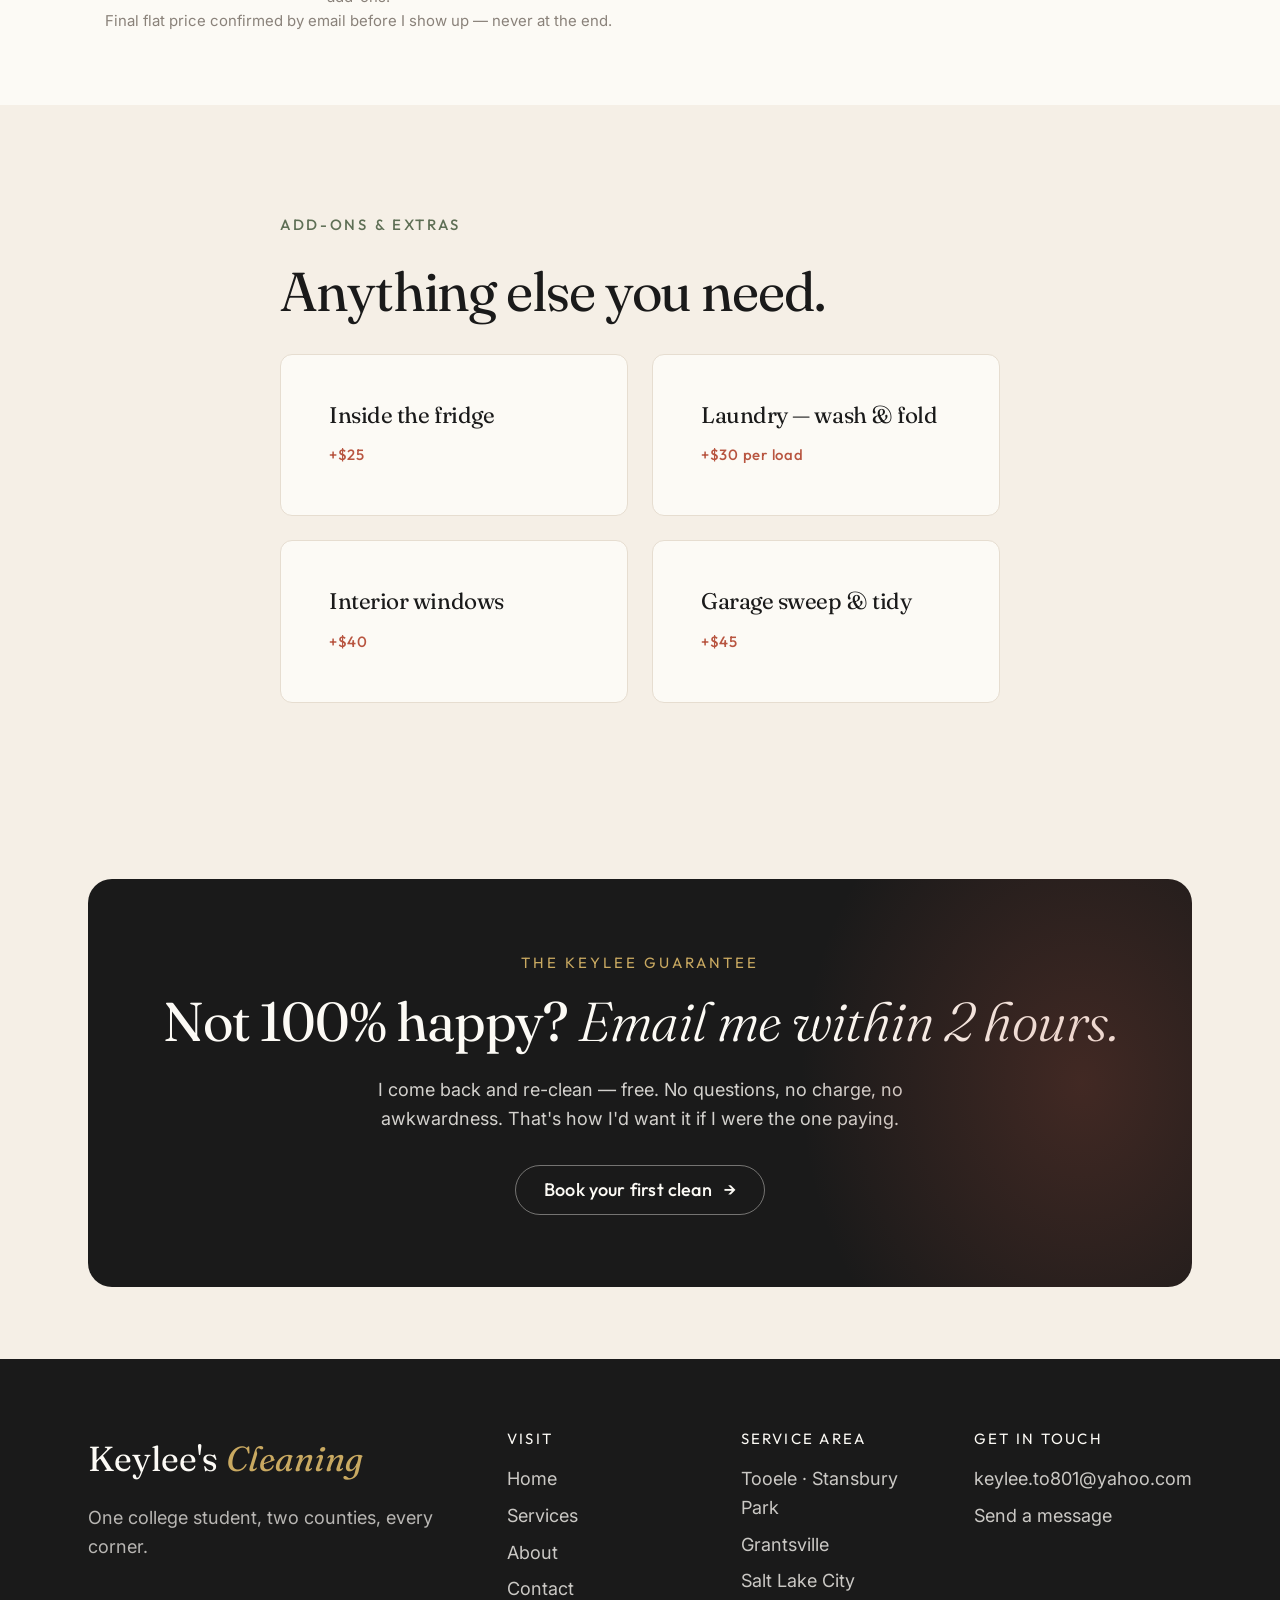
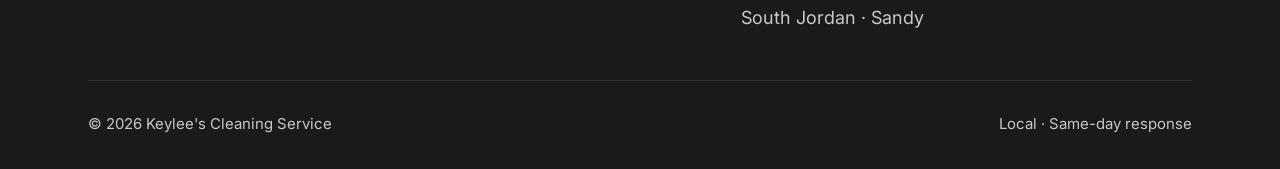
<file: services.html>
<!doctype html>
<html lang="en">
<head>
  <meta charset="utf-8">
  <meta name="viewport" content="width=device-width, initial-scale=1">
  <title>Services & Pricing — Keylee's Cleaning Service</title>
  <meta name="description" content="Flat-rate pricing for residential cleaning — standard, deep, and move-in/move-out. Tooele and Salt Lake County, Utah.">
  <meta name="theme-color" content="#F5EFE6">
  <link rel="icon" href="data:image/svg+xml,%3Csvg xmlns='http://www.w3.org/2000/svg' viewBox='0 0 32 32'%3E%3Ccircle cx='16' cy='16' r='16' fill='%23B85540'/%3E%3Ctext x='16' y='22' font-family='Georgia,serif' font-style='italic' font-size='18' fill='%23FCFAF5' text-anchor='middle'%3EK%3C/text%3E%3C/svg%3E">
  <link rel="preconnect" href="https://fonts.googleapis.com">
  <link rel="preconnect" href="https://fonts.gstatic.com" crossorigin>
  <link href="https://fonts.googleapis.com/css2?family=Fraunces:ital,opsz,wght@0,9..144,300..600;1,9..144,300..600&family=Inter:wght@400;500;600&family=Outfit:wght@400;500;600&display=swap" rel="stylesheet">
  <link rel="stylesheet" href="assets/css/base.css">
  <link rel="stylesheet" href="assets/css/components.css">
</head>
<body>

  <header class="nav">
    <div class="container nav__inner">
      <a href="index.html" class="nav__brand"><span class="nav__brand-mark" aria-hidden="true"></span>Keylee's</a>
      <button class="nav__toggle" aria-label="Toggle menu" aria-expanded="false">
        <span class="nav__toggle-bar"></span><span class="nav__toggle-bar"></span><span class="nav__toggle-bar"></span>
      </button>
      <nav class="nav__links" data-open="false">
        <a class="nav__link" href="index.html">Home</a>
        <a class="nav__link" href="services.html">Services</a>
        <a class="nav__link" href="about.html">About</a>
        <a class="nav__link" href="contact.html">Contact</a>
        <a class="btn btn--ink btn--sm nav__cta" href="contact.html">Book a clean</a>
      </nav>
    </div>
  </header>

  <section class="section">
    <div class="container container--sm" style="text-align:center;">
      <span class="eyebrow">Services & flat-rate pricing</span>
      <h1 style="margin-bottom: var(--space-m);">Honest prices. No surprises.</h1>
      <p style="margin-inline:auto;">Every quote is a flat price you confirm by email before I show up. If your place is bigger or rougher than expected, I'll tell you before I start — never at the end.</p>
    </div>
  </section>

  <section class="section section--cream section--tight">
    <div class="container">
      <div class="services-grid">

        <article class="service-card">
          <div class="service-card__icon" aria-hidden="true">
            <svg width="22" height="22" viewBox="0 0 24 24" fill="none" stroke="currentColor" stroke-width="2"><path d="M3 12 L12 3 L21 12 M5 10 V21 H19 V10"/></svg>
          </div>
          <h3 class="service-card__title">Standard clean</h3>
          <span class="service-card__price">From $120 · 2–3 hrs · Recurring discount available</span>
          <p>Perfect for weekly or biweekly maintenance. Keeps your house feeling fresh between deep cleans.</p>
          <ul class="service-card__list">
            <li>All floors — vacuumed & mopped</li>
            <li>Bathrooms — tubs, toilets, showers scrubbed & disinfected</li>
            <li>Kitchen — counters, sink, stovetop, appliance exteriors</li>
            <li>Dusting — surfaces, baseboards, blinds, ceiling fans</li>
            <li>Mirrors & glass interiors</li>
            <li>Trash & recycling taken out</li>
            <li>Linens swapped if you leave them out</li>
          </ul>
        </article>

        <article class="service-card">
          <div class="service-card__icon" aria-hidden="true">
            <svg width="22" height="22" viewBox="0 0 24 24" fill="none" stroke="currentColor" stroke-width="2"><circle cx="12" cy="12" r="9"/><path d="M8 12 L11 15 L16 9"/></svg>
          </div>
          <h3 class="service-card__title">Deep clean</h3>
          <span class="service-card__price">From $250 · 4–5 hrs · First-time or quarterly</span>
          <p>The full reset. Recommended as your first clean, or every 3 months between standard visits.</p>
          <ul class="service-card__list">
            <li>Everything in the standard clean, plus:</li>
            <li>Inside oven, stovetop knobs, vent hood</li>
            <li>Inside microwave & toaster</li>
            <li>Inside refrigerator (on request)</li>
            <li>Cabinet & drawer fronts hand-wiped</li>
            <li>Window sills, tracks, sliding glass doors</li>
            <li>Light switches, door handles, outlets, vents</li>
            <li>Baseboards hand-wiped (not just dusted)</li>
          </ul>
        </article>

        <article class="service-card">
          <div class="service-card__icon" aria-hidden="true">
            <svg width="22" height="22" viewBox="0 0 24 24" fill="none" stroke="currentColor" stroke-width="2"><rect x="3" y="6" width="18" height="14" rx="1"/><path d="M3 10 H21 M8 6 V4 H16 V6"/></svg>
          </div>
          <h3 class="service-card__title">Move-in / move-out</h3>
          <span class="service-card__price">From $320 · 5–7 hrs · For empty homes</span>
          <p>Landlords, sellers, renters trying to get their deposit back. Empty house, full deep clean, every cabinet inside.</p>
          <ul class="service-card__list">
            <li>Full deep clean of every room</li>
            <li>Inside all cabinets, drawers, pantry</li>
            <li>Inside oven, fridge, freezer, dishwasher</li>
            <li>Inside laundry hookups & dryer vent</li>
            <li>Closet shelves & rods wiped down</li>
            <li>Wall scuff spot-cleaning (where feasible)</li>
            <li>Before & after photos sent to you</li>
          </ul>
        </article>

      </div>

      <p style="text-align:center; margin-top: var(--space-2xl); color: var(--ink-muted); font-size: var(--step--1);">
        Prices start at the listed rates and adjust for square footage, condition, and add-ons.<br>
        Final flat price confirmed by email before I show up — never at the end.
      </p>
    </div>
  </section>

  <section class="section">
    <div class="container container--sm">
      <span class="eyebrow eyebrow--sage">Add-ons & extras</span>
      <h2 style="margin-bottom: var(--space-l);">Anything else you need.</h2>
      <div class="services-grid">
        <article class="service-card">
          <h3 class="service-card__title" style="font-size: var(--step-1);">Inside the fridge</h3>
          <span class="service-card__price">+$25</span>
        </article>
        <article class="service-card">
          <h3 class="service-card__title" style="font-size: var(--step-1);">Laundry — wash & fold</h3>
          <span class="service-card__price">+$30 per load</span>
        </article>
        <article class="service-card">
          <h3 class="service-card__title" style="font-size: var(--step-1);">Interior windows</h3>
          <span class="service-card__price">+$40</span>
        </article>
        <article class="service-card">
          <h3 class="service-card__title" style="font-size: var(--step-1);">Garage sweep & tidy</h3>
          <span class="service-card__price">+$45</span>
        </article>
      </div>
    </div>
  </section>

  <section class="section section--tight">
    <div class="container">
      <div class="guarantee">
        <div class="guarantee__seal">The Keylee Guarantee</div>
        <h2>Not 100% happy? <em class="display-serif">Email me within 2 hours.</em></h2>
        <p>I come back and re-clean — free. No questions, no charge, no awkwardness. That's how I'd want it if I were the one paying.</p>
        <a class="btn btn--ghost-light btn-arrow" href="contact.html">Book your first clean</a>
      </div>
    </div>
  </section>

  <footer class="footer">
    <div class="container">
      <div class="footer__grid">
        <div>
          <div class="footer__brand">Keylee's <span class="footer__tag">Cleaning</span></div>
          <p style="color: rgba(252,250,245,0.7);">One college student, two counties, every corner.</p>
        </div>
        <div>
          <h4>Visit</h4>
          <ul>
            <li><a href="index.html">Home</a></li>
            <li><a href="services.html">Services</a></li>
            <li><a href="about.html">About</a></li>
            <li><a href="contact.html">Contact</a></li>
          </ul>
        </div>
        <div>
          <h4>Service Area</h4>
          <ul>
            <li>Tooele · Stansbury Park</li>
            <li>Grantsville</li>
            <li>Salt Lake City</li>
            <li>South Jordan · Sandy</li>
          </ul>
        </div>
        <div>
          <h4>Get in Touch</h4>
          <ul>
            <li><a href="mailto:keylee.to801@yahoo.com">keylee.to801@yahoo.com</a></li>
            <li><a href="contact.html">Send a message</a></li>
          </ul>
        </div>
      </div>
      <div class="footer__bottom">
        <span>© 2026 Keylee's Cleaning Service</span>
        <span>Local · Same-day response</span>
      </div>
    </div>
  </footer>

  <button class="chat-fab" aria-label="Chat with Keylee" aria-expanded="false" data-open="false">
    <span class="chat-fab__icon" aria-hidden="true">K</span>
    <span>Chat with me</span>
  </button>

  <aside class="chat-panel" data-open="false" aria-label="Chat panel">
    <header class="chat-panel__header">
      <div class="chat-panel__avatar" aria-hidden="true">K</div>
      <div>
        <div class="chat-panel__title">Hi, I'm Keylee</div>
        <div class="chat-panel__status">Replies same day</div>
      </div>
      <button class="chat-panel__close" aria-label="Close chat">×</button>
    </header>
    <div class="chat-panel__body">
      <div class="chat-bubble">Hey! Drop your info and what you need cleaned — I'll email you back <strong>today</strong> with a flat quote.</div>
      <form class="chat-form" novalidate>
        <div class="chat-form__group"><label class="chat-form__label" for="cname">Your name</label><input class="chat-form__input" type="text" id="cname" name="name" autocomplete="name" required></div>
        <div class="chat-form__group"><label class="chat-form__label" for="cemail">Email</label><input class="chat-form__input" type="email" id="cemail" name="email" autocomplete="email" required></div>
        <div class="chat-form__group"><label class="chat-form__label" for="cservice">What kind of clean?</label>
          <select class="chat-form__select" id="cservice" name="service" required>
            <option value="Standard clean">Standard clean</option>
            <option value="Deep clean">Deep clean</option>
            <option value="Move-in / move-out">Move-in / move-out</option>
            <option value="Not sure yet">Not sure yet</option>
          </select>
        </div>
        <div class="chat-form__group"><label class="chat-form__label" for="cmessage">Tell me about your place</label><textarea class="chat-form__textarea" id="cmessage" name="message" required></textarea></div>
        <button class="btn btn--primary chat-form__submit" type="submit">Send to Keylee</button>
      </form>
    </div>
    <div class="chat-panel__footer">Replies go to <strong>keylee.to801@yahoo.com</strong></div>
  </aside>

  <script src="assets/js/main.js" defer></script>
  <script src="assets/js/chat.js" defer></script>
</body>
</html>
</file>
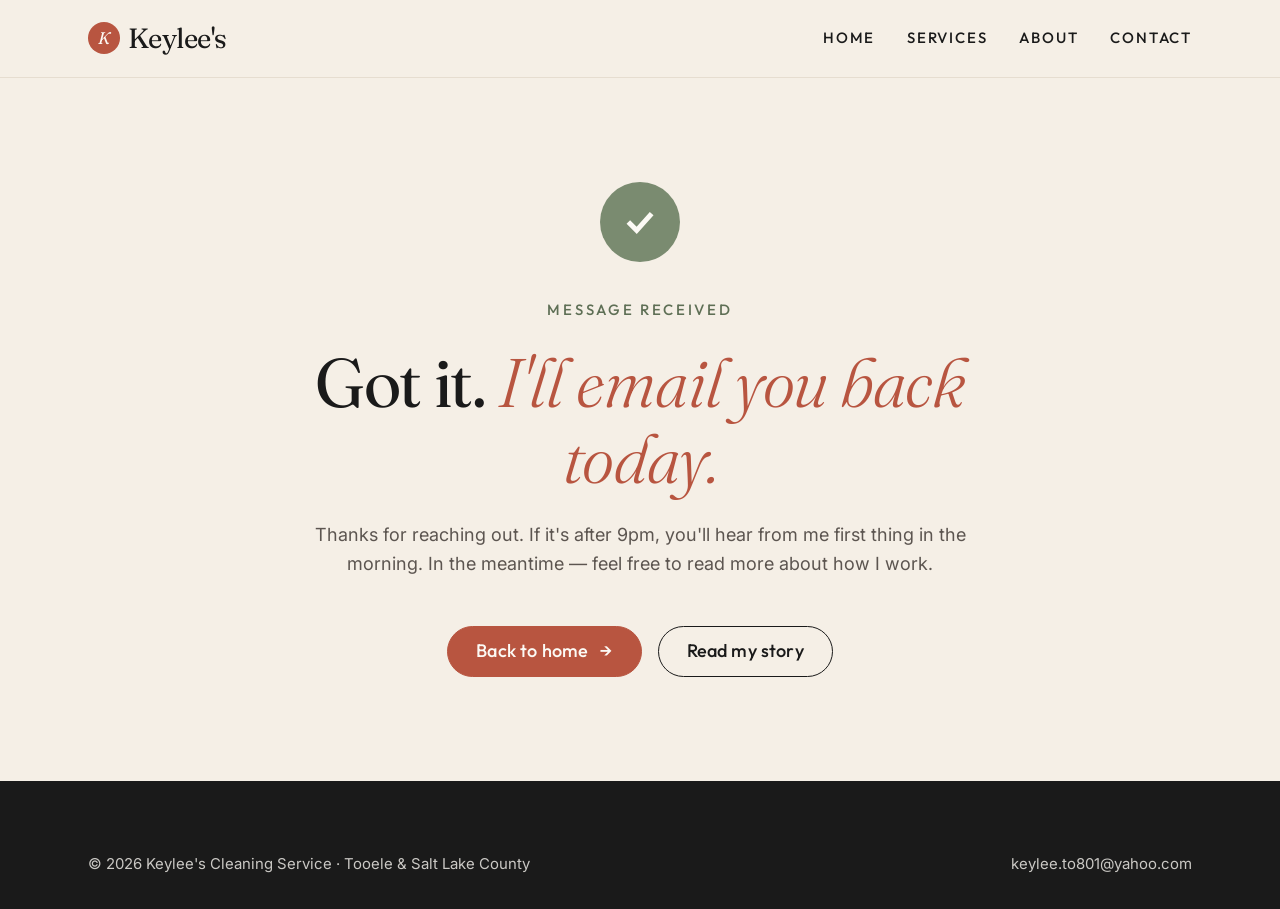
<file: thank-you.html>
<!doctype html>
<html lang="en">
<head>
  <meta charset="utf-8">
  <meta name="viewport" content="width=device-width, initial-scale=1">
  <title>Thanks — Keylee's Cleaning Service</title>
  <meta name="description" content="Thanks for reaching out. Keylee will email you back today.">
  <meta name="theme-color" content="#F5EFE6">
  <meta name="robots" content="noindex">
  <link rel="icon" href="data:image/svg+xml,%3Csvg xmlns='http://www.w3.org/2000/svg' viewBox='0 0 32 32'%3E%3Ccircle cx='16' cy='16' r='16' fill='%23B85540'/%3E%3Ctext x='16' y='22' font-family='Georgia,serif' font-style='italic' font-size='18' fill='%23FCFAF5' text-anchor='middle'%3EK%3C/text%3E%3C/svg%3E">
  <link rel="preconnect" href="https://fonts.googleapis.com">
  <link rel="preconnect" href="https://fonts.gstatic.com" crossorigin>
  <link href="https://fonts.googleapis.com/css2?family=Fraunces:ital,opsz,wght@0,9..144,300..600;1,9..144,300..600&family=Inter:wght@400;500;600&family=Outfit:wght@400;500;600&display=swap" rel="stylesheet">
  <link rel="stylesheet" href="assets/css/base.css">
  <link rel="stylesheet" href="assets/css/components.css">
</head>
<body>

  <header class="nav">
    <div class="container nav__inner">
      <a href="index.html" class="nav__brand"><span class="nav__brand-mark" aria-hidden="true"></span>Keylee's</a>
      <nav class="nav__links" data-open="false">
        <a class="nav__link" href="index.html">Home</a>
        <a class="nav__link" href="services.html">Services</a>
        <a class="nav__link" href="about.html">About</a>
        <a class="nav__link" href="contact.html">Contact</a>
      </nav>
    </div>
  </header>

  <section class="section" style="min-height: 70vh; display: grid; place-items: center;">
    <div class="container container--sm" style="text-align: center;">
      <div style="width: 80px; height: 80px; border-radius: 999px; background: var(--sage); margin: 0 auto var(--space-l); display: grid; place-items: center;">
        <svg width="40" height="40" viewBox="0 0 24 24" fill="none" stroke="#FCFAF5" stroke-width="3"><path d="M5 12 L10 17 L19 7"/></svg>
      </div>
      <span class="eyebrow eyebrow--sage">Message received</span>
      <h1 style="margin-bottom: var(--space-m);">Got it. <em class="display-serif" style="color: var(--accent);">I'll email you back today.</em></h1>
      <p style="margin-inline: auto; margin-bottom: var(--space-xl);">Thanks for reaching out. If it's after 9pm, you'll hear from me first thing in the morning. In the meantime — feel free to read more about how I work.</p>
      <div style="display: flex; gap: var(--space-s); justify-content: center; flex-wrap: wrap;">
        <a class="btn btn--primary btn-arrow" href="index.html">Back to home</a>
        <a class="btn btn--ghost" href="about.html">Read my story</a>
      </div>
    </div>
  </section>

  <footer class="footer">
    <div class="container">
      <div class="footer__bottom" style="border-top: none; padding-top: 0;">
        <span>© 2026 Keylee's Cleaning Service · Tooele & Salt Lake County</span>
        <span>keylee.to801@yahoo.com</span>
      </div>
    </div>
  </footer>

</body>
</html>
</file>
<file: assets/css/base.css>
/* ============================================================
   Keylee's Cleaning Service — Base Stylesheet
   Design language: Foxterra-inspired warm editorial
   ============================================================ */

/* Reset
   ----------------------------------------------------------- */
*, *::before, *::after { box-sizing: border-box; }

html { -webkit-text-size-adjust: 100%; scroll-behavior: smooth; }

body, h1, h2, h3, h4, h5, h6, p, ul, ol, figure, blockquote {
  margin: 0;
}

ul, ol { padding: 0; list-style: none; }

img, picture, video { max-width: 100%; display: block; height: auto; }

button, input, textarea, select {
  font: inherit;
  color: inherit;
}

a { color: inherit; text-decoration: none; }


/* Design tokens
   ----------------------------------------------------------- */
:root {
  /* Color */
  --bg:          #F5EFE6;   /* warm cream — primary background */
  --surface:     #FCFAF5;   /* near-white cream — cards, sections */
  --surface-2:   #EEE6D8;   /* slightly deeper cream — alt sections */
  --ink:         #1A1A1A;   /* near-black — primary text */
  --ink-soft:    #5C5550;   /* warm gray — secondary text */
  --ink-muted:   #8A827A;   /* muted — meta, captions */
  --accent:      #B85540;   /* terracotta — primary CTA */
  --accent-deep: #9A4030;   /* deeper terracotta — hover */
  --sage:        #7A8B70;   /* sage — trust accent */
  --sage-deep:   #5E6F55;   /* deeper sage — hover */
  --gold:        #C9A961;   /* warm gold — highlight */
  --sand:        #E6DDD0;   /* warm border / divider */
  --sand-deep:   #D4C9B6;   /* stronger divider */

  /* Type */
  --font-display: 'Fraunces', 'Cormorant Garamond', Georgia, serif;
  --font-body:    'Inter', -apple-system, BlinkMacSystemFont, 'Segoe UI', Roboto, sans-serif;
  --font-ui:      'Outfit', 'Inter', -apple-system, sans-serif;

  /* Sizing — fluid */
  --step--1: clamp(0.83rem, 0.79rem + 0.18vw, 0.94rem);
  --step-0:  clamp(1.00rem, 0.95rem + 0.27vw, 1.13rem);
  --step-1:  clamp(1.20rem, 1.13rem + 0.36vw, 1.41rem);
  --step-2:  clamp(1.44rem, 1.34rem + 0.50vw, 1.76rem);
  --step-3:  clamp(1.73rem, 1.58rem + 0.74vw, 2.20rem);
  --step-4:  clamp(2.07rem, 1.86rem + 1.07vw, 2.75rem);
  --step-5:  clamp(2.49rem, 2.18rem + 1.55vw, 3.43rem);
  --step-6:  clamp(2.99rem, 2.55rem + 2.21vw, 4.29rem);
  --step-7:  clamp(3.58rem, 2.97rem + 3.10vw, 5.36rem);

  /* Spacing */
  --space-3xs: 0.25rem;
  --space-2xs: 0.5rem;
  --space-xs:  0.75rem;
  --space-s:   1rem;
  --space-m:   1.5rem;
  --space-l:   2rem;
  --space-xl:  3rem;
  --space-2xl: 4.5rem;
  --space-3xl: 6.5rem;

  /* Layout */
  --container:    72rem;
  --container-sm: 48rem;
  --radius-s:     6px;
  --radius-m:     12px;
  --radius-l:     24px;
  --radius-pill:  999px;

  /* Motion */
  --ease:   cubic-bezier(0.16, 1, 0.3, 1);
  --dur:    280ms;

  /* Shadow */
  --shadow-s: 0 1px 2px rgba(26, 26, 26, 0.04), 0 2px 8px rgba(26, 26, 26, 0.04);
  --shadow-m: 0 4px 12px rgba(26, 26, 26, 0.06), 0 12px 32px rgba(26, 26, 26, 0.08);
  --shadow-l: 0 12px 32px rgba(26, 26, 26, 0.10), 0 32px 64px rgba(26, 26, 26, 0.12);
}


/* Typography
   ----------------------------------------------------------- */
body {
  font-family: var(--font-body);
  font-size: var(--step-0);
  line-height: 1.6;
  color: var(--ink);
  background: var(--bg);
  -webkit-font-smoothing: antialiased;
  -moz-osx-font-smoothing: grayscale;
  text-rendering: optimizeLegibility;
}

h1, h2, h3, h4 {
  font-family: var(--font-display);
  font-weight: 400;
  line-height: 1.1;
  letter-spacing: -0.02em;
  color: var(--ink);
}

h1 { font-size: var(--step-6); }
h2 { font-size: var(--step-5); }
h3 { font-size: var(--step-3); }
h4 { font-size: var(--step-2); }

p { color: var(--ink-soft); max-width: 60ch; }

.eyebrow {
  font-family: var(--font-ui);
  font-size: var(--step--1);
  text-transform: uppercase;
  letter-spacing: 0.18em;
  font-weight: 500;
  color: var(--accent);
  display: inline-block;
  margin-bottom: var(--space-m);
}

.eyebrow--sage { color: var(--sage-deep); }

.display-serif {
  font-family: var(--font-display);
  font-style: italic;
  font-weight: 300;
  letter-spacing: -0.01em;
}


/* Accessibility — focus + motion
   ----------------------------------------------------------- */
:focus-visible {
  outline: 2px solid var(--accent);
  outline-offset: 3px;
  border-radius: var(--radius-s);
}

@media (prefers-reduced-motion: reduce) {
  *, *::before, *::after {
    animation-duration: 0.01ms !important;
    animation-iteration-count: 1 !important;
    transition-duration: 0.01ms !important;
    scroll-behavior: auto !important;
  }
}


/* Layout primitives
   ----------------------------------------------------------- */
.container {
  width: 100%;
  max-width: var(--container);
  margin-inline: auto;
  padding-inline: var(--space-m);
}

.container--sm { max-width: var(--container-sm); }

.section {
  padding-block: var(--space-3xl);
}

.section--tight { padding-block: var(--space-2xl); }

.section--cream { background: var(--surface); }
.section--sand  { background: var(--surface-2); }
.section--ink   { background: var(--ink); color: var(--surface); }
.section--ink h1, .section--ink h2, .section--ink h3 { color: var(--surface); }
.section--ink p  { color: rgba(252, 250, 245, 0.78); }
</file>
<file: assets/css/components.css>
/* ============================================================
   Components — buttons, nav, cards, hero, chat widget
   ============================================================ */

/* Buttons
   ----------------------------------------------------------- */
.btn {
  display: inline-flex;
  align-items: center;
  justify-content: center;
  gap: var(--space-2xs);
  font-family: var(--font-ui);
  font-size: var(--step-0);
  font-weight: 500;
  letter-spacing: 0.01em;
  padding: 0.95rem 1.75rem;
  border-radius: var(--radius-pill);
  border: 1.5px solid transparent;
  cursor: pointer;
  transition: transform var(--dur) var(--ease),
              background var(--dur) var(--ease),
              color var(--dur) var(--ease),
              border-color var(--dur) var(--ease);
  text-align: center;
  line-height: 1;
  white-space: nowrap;
}

.btn--primary {
  background: var(--accent);
  color: var(--surface);
  border-color: var(--accent);
}
.btn--primary:hover {
  background: var(--accent-deep);
  border-color: var(--accent-deep);
  transform: translateY(-1px);
}

.btn--ink {
  background: var(--ink);
  color: var(--surface);
  border-color: var(--ink);
}
.btn--ink:hover {
  background: var(--accent);
  border-color: var(--accent);
  transform: translateY(-1px);
}

.btn--ghost {
  background: transparent;
  color: var(--ink);
  border-color: var(--ink);
}
.btn--ghost:hover {
  background: var(--ink);
  color: var(--surface);
}

.btn--ghost-light {
  background: transparent;
  color: var(--surface);
  border-color: rgba(252, 250, 245, 0.4);
}
.btn--ghost-light:hover {
  background: var(--surface);
  color: var(--ink);
}

.btn--sm { padding: 0.65rem 1.25rem; font-size: var(--step--1); }
.btn--lg { padding: 1.15rem 2.25rem; font-size: var(--step-1); }

.btn-arrow::after {
  content: '→';
  display: inline-block;
  margin-left: 0.25rem;
  transition: transform var(--dur) var(--ease);
}
.btn-arrow:hover::after { transform: translateX(4px); }


/* Navigation
   ----------------------------------------------------------- */
.nav {
  position: sticky;
  top: 0;
  z-index: 50;
  background: rgba(245, 239, 230, 0.92);
  backdrop-filter: saturate(180%) blur(12px);
  -webkit-backdrop-filter: saturate(180%) blur(12px);
  border-bottom: 1px solid var(--sand);
}

.nav__inner {
  display: flex;
  align-items: center;
  justify-content: space-between;
  padding-block: var(--space-s);
  gap: var(--space-m);
}

.nav__brand {
  font-family: var(--font-display);
  font-size: var(--step-2);
  font-weight: 400;
  letter-spacing: -0.02em;
  color: var(--ink);
  display: flex;
  align-items: center;
  gap: 0.5rem;
}

.nav__brand-mark {
  display: inline-block;
  width: 32px;
  height: 32px;
  background: var(--accent);
  border-radius: var(--radius-pill);
  position: relative;
}
.nav__brand-mark::after {
  content: 'K';
  position: absolute;
  inset: 0;
  display: flex;
  align-items: center;
  justify-content: center;
  font-family: var(--font-display);
  color: var(--surface);
  font-size: 1.05rem;
  font-style: italic;
}

.nav__links {
  display: flex;
  gap: var(--space-l);
  align-items: center;
}

.nav__link {
  font-family: var(--font-ui);
  font-size: var(--step--1);
  text-transform: uppercase;
  letter-spacing: 0.12em;
  font-weight: 500;
  color: var(--ink);
  position: relative;
  padding-block: 0.5rem;
}
.nav__link::after {
  content: '';
  position: absolute;
  left: 0; right: 0; bottom: 0;
  height: 1px;
  background: var(--accent);
  transform: scaleX(0);
  transform-origin: right;
  transition: transform var(--dur) var(--ease);
}
.nav__link:hover::after,
.nav__link[aria-current="page"]::after {
  transform: scaleX(1);
  transform-origin: left;
}

.nav__toggle {
  display: none;
  background: transparent;
  border: none;
  padding: var(--space-2xs);
  cursor: pointer;
}
.nav__toggle-bar {
  display: block;
  width: 24px; height: 2px;
  background: var(--ink);
  margin: 5px 0;
  transition: transform var(--dur) var(--ease), opacity var(--dur) var(--ease);
}

@media (max-width: 860px) {
  .nav__toggle { display: block; }
  .nav__links {
    position: absolute;
    inset: 100% 0 auto 0;
    flex-direction: column;
    background: var(--surface);
    padding: var(--space-l);
    gap: var(--space-m);
    border-bottom: 1px solid var(--sand);
    transform: translateY(-12px);
    opacity: 0;
    pointer-events: none;
    transition: opacity var(--dur) var(--ease), transform var(--dur) var(--ease);
  }
  .nav__links[data-open="true"] {
    opacity: 1;
    transform: translateY(0);
    pointer-events: auto;
  }
  .nav__cta { width: 100%; }
}


/* Hero
   ----------------------------------------------------------- */
.hero {
  position: relative;
  padding-block: var(--space-3xl) var(--space-2xl);
  overflow: hidden;
}

.hero__inner {
  display: grid;
  grid-template-columns: minmax(0, 1.1fr) minmax(0, 0.9fr);
  gap: var(--space-2xl);
  align-items: center;
}

@media (max-width: 860px) {
  .hero__inner { grid-template-columns: 1fr; gap: var(--space-xl); }
}

.hero__headline {
  font-size: var(--step-7);
  line-height: 1.02;
  letter-spacing: -0.03em;
  margin-bottom: var(--space-l);
}

.hero__headline em {
  font-style: italic;
  font-weight: 300;
  color: var(--accent);
}

.hero__sub {
  font-size: var(--step-1);
  color: var(--ink-soft);
  max-width: 38ch;
  margin-bottom: var(--space-xl);
}

.hero__actions {
  display: flex;
  gap: var(--space-s);
  flex-wrap: wrap;
}

.hero__trust {
  margin-top: var(--space-xl);
  display: flex;
  gap: var(--space-l);
  font-family: var(--font-ui);
  font-size: var(--step--1);
  color: var(--ink-muted);
  flex-wrap: wrap;
}
.hero__trust span::before {
  content: '✓';
  color: var(--sage-deep);
  margin-right: 0.4rem;
  font-weight: 600;
}

.hero__visual {
  position: relative;
  aspect-ratio: 4 / 5;
  border-radius: var(--radius-l);
  overflow: hidden;
  background: linear-gradient(135deg, var(--sand) 0%, var(--surface-2) 100%);
  box-shadow: var(--shadow-l);
}

.hero__visual-art {
  position: absolute;
  inset: 0;
  display: grid;
  place-items: center;
  padding: var(--space-xl);
  text-align: center;
}

.hero__visual-svg {
  width: 70%;
  height: auto;
  opacity: 0.9;
}

.hero__quote {
  position: absolute;
  bottom: var(--space-l);
  left: var(--space-l);
  right: var(--space-l);
  background: rgba(252, 250, 245, 0.96);
  backdrop-filter: blur(8px);
  padding: var(--space-m);
  border-radius: var(--radius-m);
  border: 1px solid var(--sand);
  font-family: var(--font-display);
  font-style: italic;
  font-size: var(--step-1);
  line-height: 1.4;
  color: var(--ink);
}
.hero__quote-cite {
  display: block;
  margin-top: var(--space-2xs);
  font-family: var(--font-ui);
  font-style: normal;
  font-size: var(--step--1);
  color: var(--ink-muted);
  letter-spacing: 0.08em;
  text-transform: uppercase;
}


/* Section header
   ----------------------------------------------------------- */
.section-header {
  text-align: center;
  max-width: 42rem;
  margin: 0 auto var(--space-2xl);
}
.section-header p {
  margin-inline: auto;
  margin-top: var(--space-m);
}


/* Service cards
   ----------------------------------------------------------- */
.services-grid {
  display: grid;
  grid-template-columns: repeat(auto-fit, minmax(260px, 1fr));
  gap: var(--space-m);
}

.service-card {
  background: var(--surface);
  border: 1px solid var(--sand);
  border-radius: var(--radius-m);
  padding: var(--space-xl);
  transition: transform var(--dur) var(--ease),
              box-shadow var(--dur) var(--ease),
              border-color var(--dur) var(--ease);
  display: flex;
  flex-direction: column;
  gap: var(--space-s);
}
.service-card:hover {
  transform: translateY(-4px);
  box-shadow: var(--shadow-m);
  border-color: var(--accent);
}

.service-card__icon {
  width: 48px;
  height: 48px;
  border-radius: var(--radius-pill);
  background: var(--surface-2);
  color: var(--accent);
  display: grid;
  place-items: center;
  margin-bottom: var(--space-2xs);
}

.service-card__title {
  font-family: var(--font-display);
  font-size: var(--step-2);
  font-weight: 400;
}

.service-card__price {
  font-family: var(--font-ui);
  font-size: var(--step--1);
  color: var(--accent);
  letter-spacing: 0.05em;
  font-weight: 500;
}

.service-card__list {
  margin-top: var(--space-s);
  display: flex;
  flex-direction: column;
  gap: var(--space-2xs);
}
.service-card__list li {
  position: relative;
  padding-left: 1.25rem;
  font-size: var(--step--1);
  color: var(--ink-soft);
}
.service-card__list li::before {
  content: '';
  position: absolute;
  left: 0; top: 0.55em;
  width: 6px; height: 6px;
  border-radius: 50%;
  background: var(--sage);
}


/* Pillar / story rows
   ----------------------------------------------------------- */
.story {
  display: grid;
  grid-template-columns: minmax(0, 0.9fr) minmax(0, 1.1fr);
  gap: var(--space-2xl);
  align-items: center;
}
@media (max-width: 860px) {
  .story { grid-template-columns: 1fr; gap: var(--space-xl); }
}

.story--reverse > :first-child { order: 2; }
@media (max-width: 860px) { .story--reverse > :first-child { order: 0; } }

.story__visual {
  aspect-ratio: 4 / 3;
  background: linear-gradient(135deg, var(--surface-2), var(--sand));
  border-radius: var(--radius-l);
  position: relative;
  overflow: hidden;
}
.story__visual::after {
  content: '';
  position: absolute;
  inset: 0;
  background: radial-gradient(circle at 30% 30%, rgba(184, 85, 64, 0.08), transparent 60%);
}

.story__visual-label {
  position: absolute;
  bottom: var(--space-m);
  left: var(--space-m);
  font-family: var(--font-display);
  font-style: italic;
  font-size: var(--step-2);
  color: var(--ink);
  background: rgba(252, 250, 245, 0.85);
  padding: 0.5rem 1rem;
  border-radius: var(--radius-pill);
}


/* Guarantee panel
   ----------------------------------------------------------- */
.guarantee {
  background: var(--ink);
  color: var(--surface);
  border-radius: var(--radius-l);
  padding: var(--space-2xl);
  text-align: center;
  position: relative;
  overflow: hidden;
}
.guarantee::before {
  content: '';
  position: absolute;
  top: -50%;
  right: -20%;
  width: 60%;
  height: 200%;
  background: radial-gradient(ellipse, rgba(184, 85, 64, 0.25), transparent 60%);
  pointer-events: none;
}
.guarantee__seal {
  font-family: var(--font-ui);
  font-size: var(--step--1);
  text-transform: uppercase;
  letter-spacing: 0.2em;
  color: var(--gold);
  margin-bottom: var(--space-s);
}
.guarantee h2 { color: var(--surface); margin-bottom: var(--space-m); }
.guarantee p { color: rgba(252, 250, 245, 0.82); margin-inline: auto; max-width: 50ch; }
.guarantee .btn { margin-top: var(--space-l); }


/* Steps / process
   ----------------------------------------------------------- */
.steps {
  display: grid;
  grid-template-columns: repeat(auto-fit, minmax(220px, 1fr));
  gap: var(--space-l);
  counter-reset: step;
}
.step {
  position: relative;
  padding-top: var(--space-xl);
}
.step::before {
  counter-increment: step;
  content: '0' counter(step);
  font-family: var(--font-display);
  font-style: italic;
  font-size: var(--step-5);
  color: var(--accent);
  display: block;
  margin-bottom: var(--space-s);
  line-height: 1;
}
.step h3 {
  font-size: var(--step-2);
  margin-bottom: var(--space-2xs);
}
.step p { font-size: var(--step-0); }


/* Testimonial
   ----------------------------------------------------------- */
.testimonial {
  background: var(--surface);
  border: 1px solid var(--sand);
  border-radius: var(--radius-l);
  padding: var(--space-2xl);
  position: relative;
}
.testimonial__quote {
  font-family: var(--font-display);
  font-style: italic;
  font-size: var(--step-3);
  line-height: 1.35;
  color: var(--ink);
  margin-bottom: var(--space-m);
  max-width: none;
}
.testimonial__quote::before {
  content: '"';
  font-size: var(--step-6);
  color: var(--accent);
  line-height: 0;
  vertical-align: -0.4em;
  margin-right: 0.1em;
}
.testimonial__cite {
  font-family: var(--font-ui);
  font-size: var(--step--1);
  letter-spacing: 0.12em;
  text-transform: uppercase;
  color: var(--ink-muted);
}


/* Forms
   ----------------------------------------------------------- */
.form {
  display: flex;
  flex-direction: column;
  gap: var(--space-m);
}
.form__row {
  display: grid;
  grid-template-columns: 1fr 1fr;
  gap: var(--space-m);
}
@media (max-width: 540px) {
  .form__row { grid-template-columns: 1fr; }
}
.form__field { display: flex; flex-direction: column; gap: var(--space-3xs); }
.form__label {
  font-family: var(--font-ui);
  font-size: var(--step--1);
  letter-spacing: 0.08em;
  text-transform: uppercase;
  font-weight: 500;
  color: var(--ink);
}
.form__input,
.form__textarea,
.form__select {
  font-family: var(--font-body);
  font-size: var(--step-0);
  padding: 0.85rem 1rem;
  background: var(--surface);
  border: 1px solid var(--sand-deep);
  border-radius: var(--radius-s);
  color: var(--ink);
  transition: border-color var(--dur) var(--ease), box-shadow var(--dur) var(--ease);
}
.form__input:focus,
.form__textarea:focus,
.form__select:focus {
  outline: none;
  border-color: var(--accent);
  box-shadow: 0 0 0 3px rgba(184, 85, 64, 0.15);
}
.form__textarea { resize: vertical; min-height: 120px; }


/* Footer
   ----------------------------------------------------------- */
.footer {
  background: var(--ink);
  color: rgba(252, 250, 245, 0.78);
  padding-block: var(--space-2xl) var(--space-l);
}
.footer__grid {
  display: grid;
  grid-template-columns: 2fr 1fr 1fr 1fr;
  gap: var(--space-xl);
  margin-bottom: var(--space-xl);
}
@media (max-width: 700px) {
  .footer__grid { grid-template-columns: 1fr 1fr; }
}
@media (max-width: 480px) {
  .footer__grid { grid-template-columns: 1fr; }
}
.footer__brand {
  font-family: var(--font-display);
  font-size: var(--step-3);
  color: var(--surface);
  margin-bottom: var(--space-s);
}
.footer__tag {
  font-family: var(--font-display);
  font-style: italic;
  color: var(--gold);
}
.footer h4 {
  color: var(--surface);
  font-family: var(--font-ui);
  font-size: var(--step--1);
  letter-spacing: 0.15em;
  text-transform: uppercase;
  margin-bottom: var(--space-s);
}
.footer ul { display: flex; flex-direction: column; gap: var(--space-2xs); }
.footer a:hover { color: var(--gold); }
.footer__bottom {
  border-top: 1px solid rgba(252, 250, 245, 0.1);
  padding-top: var(--space-l);
  display: flex;
  justify-content: space-between;
  flex-wrap: wrap;
  gap: var(--space-s);
  font-size: var(--step--1);
}


/* Chat widget — floating
   ----------------------------------------------------------- */
.chat-fab {
  position: fixed;
  bottom: 1.5rem;
  right: 1.5rem;
  z-index: 100;
  background: var(--accent);
  color: var(--surface);
  border: none;
  border-radius: var(--radius-pill);
  padding: 0.9rem 1.4rem 0.9rem 1.1rem;
  font-family: var(--font-ui);
  font-size: var(--step-0);
  font-weight: 500;
  cursor: pointer;
  display: flex;
  align-items: center;
  gap: 0.6rem;
  box-shadow: var(--shadow-m);
  transition: transform var(--dur) var(--ease), background var(--dur) var(--ease);
}
.chat-fab:hover { background: var(--accent-deep); transform: translateY(-2px); }
.chat-fab[data-open="true"] { transform: scale(0); }
.chat-fab__icon {
  width: 28px; height: 28px;
  background: var(--surface);
  color: var(--accent);
  border-radius: var(--radius-pill);
  display: grid;
  place-items: center;
  font-weight: 600;
}

.chat-panel {
  position: fixed;
  bottom: 1.5rem;
  right: 1.5rem;
  z-index: 100;
  width: min(380px, calc(100vw - 2rem));
  max-height: min(640px, calc(100vh - 3rem));
  background: var(--surface);
  border: 1px solid var(--sand);
  border-radius: var(--radius-l);
  box-shadow: var(--shadow-l);
  display: flex;
  flex-direction: column;
  transform: translateY(20px) scale(0.96);
  opacity: 0;
  pointer-events: none;
  transition: transform var(--dur) var(--ease), opacity var(--dur) var(--ease);
  overflow: hidden;
}
.chat-panel[data-open="true"] {
  transform: translateY(0) scale(1);
  opacity: 1;
  pointer-events: auto;
}

.chat-panel__header {
  background: var(--ink);
  color: var(--surface);
  padding: var(--space-m);
  display: flex;
  align-items: center;
  gap: var(--space-s);
  position: relative;
}
.chat-panel__avatar {
  width: 44px; height: 44px;
  border-radius: var(--radius-pill);
  background: var(--accent);
  display: grid;
  place-items: center;
  font-family: var(--font-display);
  font-style: italic;
  font-size: 1.4rem;
  color: var(--surface);
}
.chat-panel__title {
  font-family: var(--font-display);
  font-size: var(--step-1);
  line-height: 1.2;
}
.chat-panel__status {
  font-family: var(--font-ui);
  font-size: 0.78rem;
  color: rgba(252, 250, 245, 0.7);
  letter-spacing: 0.05em;
  display: flex;
  align-items: center;
  gap: 0.35rem;
}
.chat-panel__status::before {
  content: '';
  width: 8px; height: 8px;
  border-radius: 50%;
  background: #7BC97F;
}
.chat-panel__close {
  position: absolute;
  top: var(--space-s);
  right: var(--space-s);
  background: transparent;
  border: none;
  color: var(--surface);
  font-size: 1.5rem;
  cursor: pointer;
  width: 32px; height: 32px;
  display: grid;
  place-items: center;
  border-radius: var(--radius-pill);
  transition: background var(--dur) var(--ease);
}
.chat-panel__close:hover { background: rgba(252, 250, 245, 0.1); }

.chat-panel__body {
  padding: var(--space-m);
  overflow-y: auto;
  flex: 1;
}

.chat-bubble {
  background: var(--surface-2);
  border-radius: var(--radius-m);
  padding: var(--space-s) var(--space-m);
  font-size: var(--step-0);
  color: var(--ink);
  line-height: 1.5;
  margin-bottom: var(--space-s);
  max-width: 85%;
}
.chat-bubble strong { color: var(--accent); }

.chat-form {
  display: flex;
  flex-direction: column;
  gap: var(--space-s);
}
.chat-form__group { display: flex; flex-direction: column; gap: 0.25rem; }
.chat-form__label {
  font-family: var(--font-ui);
  font-size: 0.72rem;
  letter-spacing: 0.1em;
  text-transform: uppercase;
  color: var(--ink-muted);
}
.chat-form__input,
.chat-form__textarea,
.chat-form__select {
  font-family: var(--font-body);
  font-size: var(--step--1);
  padding: 0.6rem 0.8rem;
  background: var(--bg);
  border: 1px solid var(--sand-deep);
  border-radius: var(--radius-s);
  color: var(--ink);
  width: 100%;
}
.chat-form__textarea { resize: vertical; min-height: 70px; }
.chat-form__input:focus,
.chat-form__textarea:focus,
.chat-form__select:focus {
  outline: none;
  border-color: var(--accent);
}
.chat-form__submit {
  margin-top: var(--space-2xs);
  width: 100%;
}

.chat-panel__footer {
  padding: 0.75rem var(--space-m);
  border-top: 1px solid var(--sand);
  font-family: var(--font-ui);
  font-size: 0.72rem;
  color: var(--ink-muted);
  text-align: center;
  letter-spacing: 0.05em;
}
.chat-panel__footer strong { color: var(--accent); font-weight: 500; }

@media (max-width: 480px) {
  .chat-fab { bottom: 1rem; right: 1rem; padding: 0.75rem 1.1rem; }
  .chat-panel { bottom: 1rem; right: 1rem; left: 1rem; width: auto; }
}
</file>
